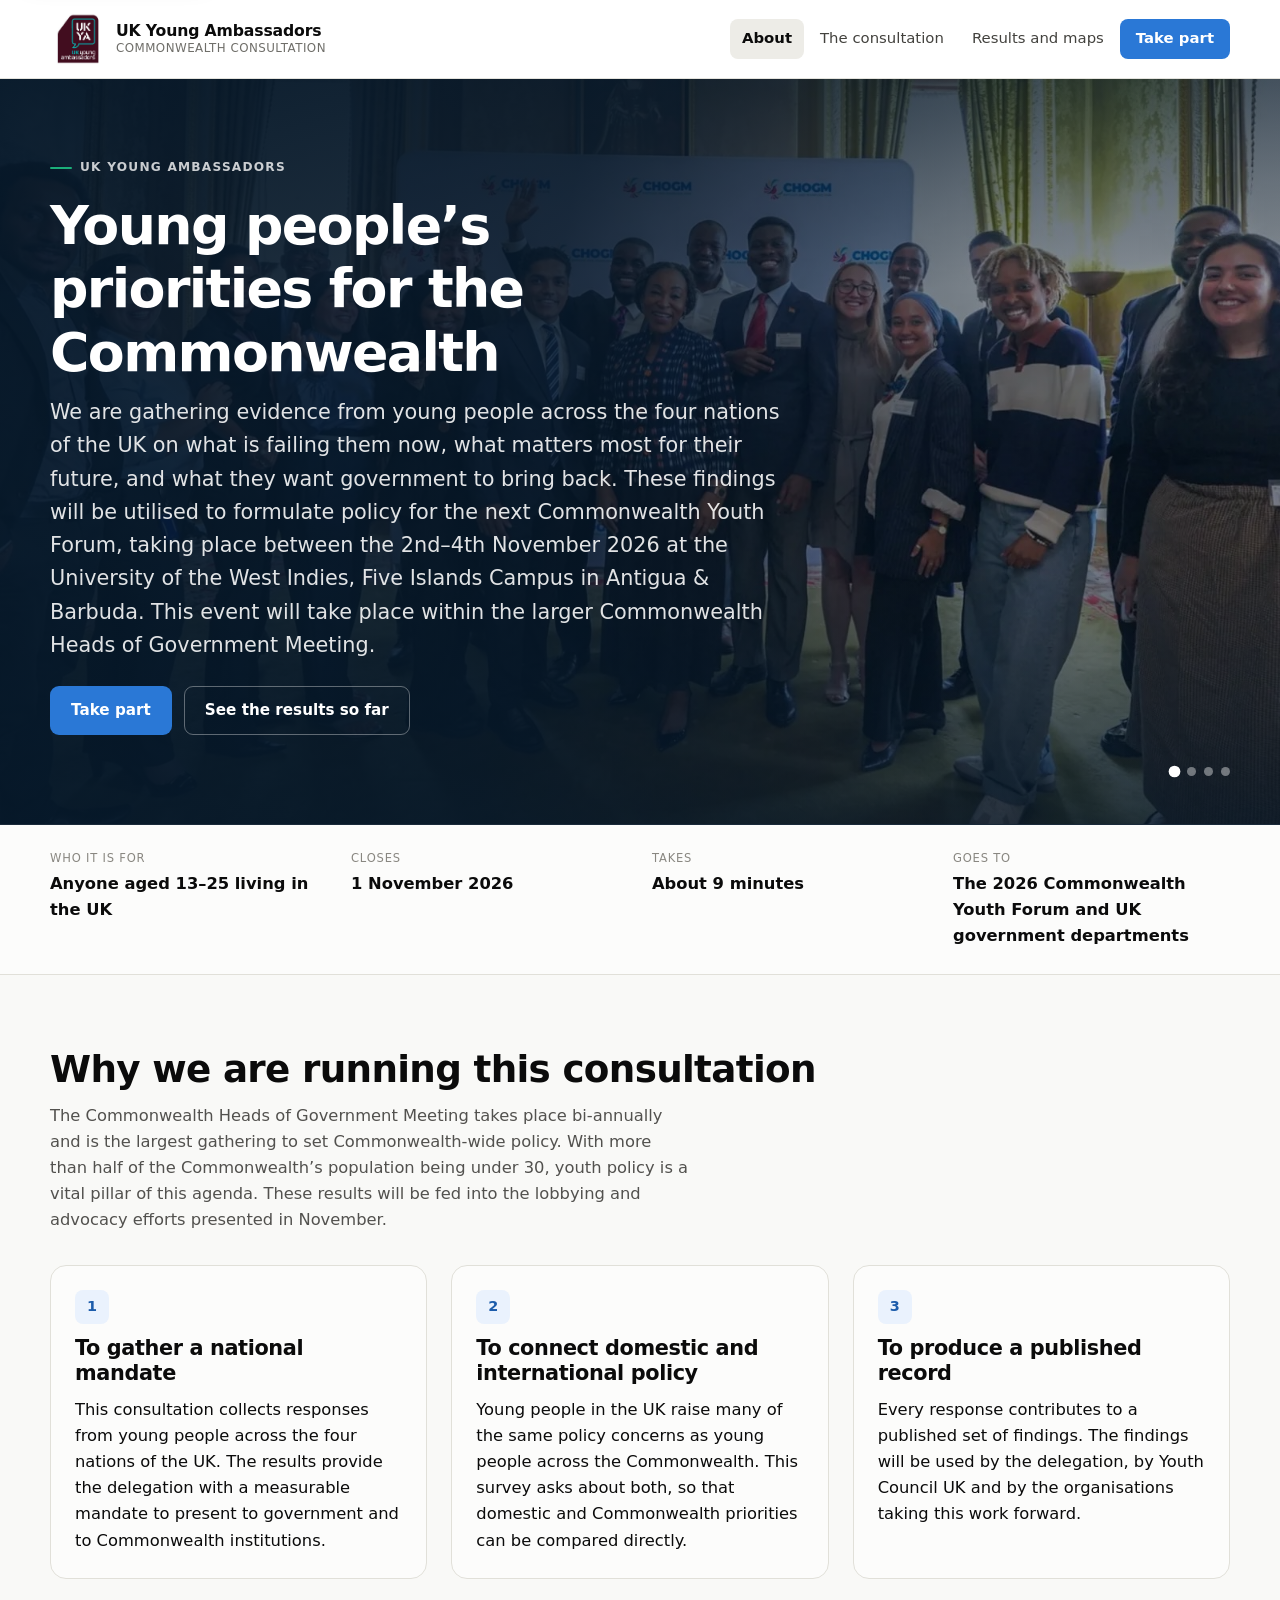
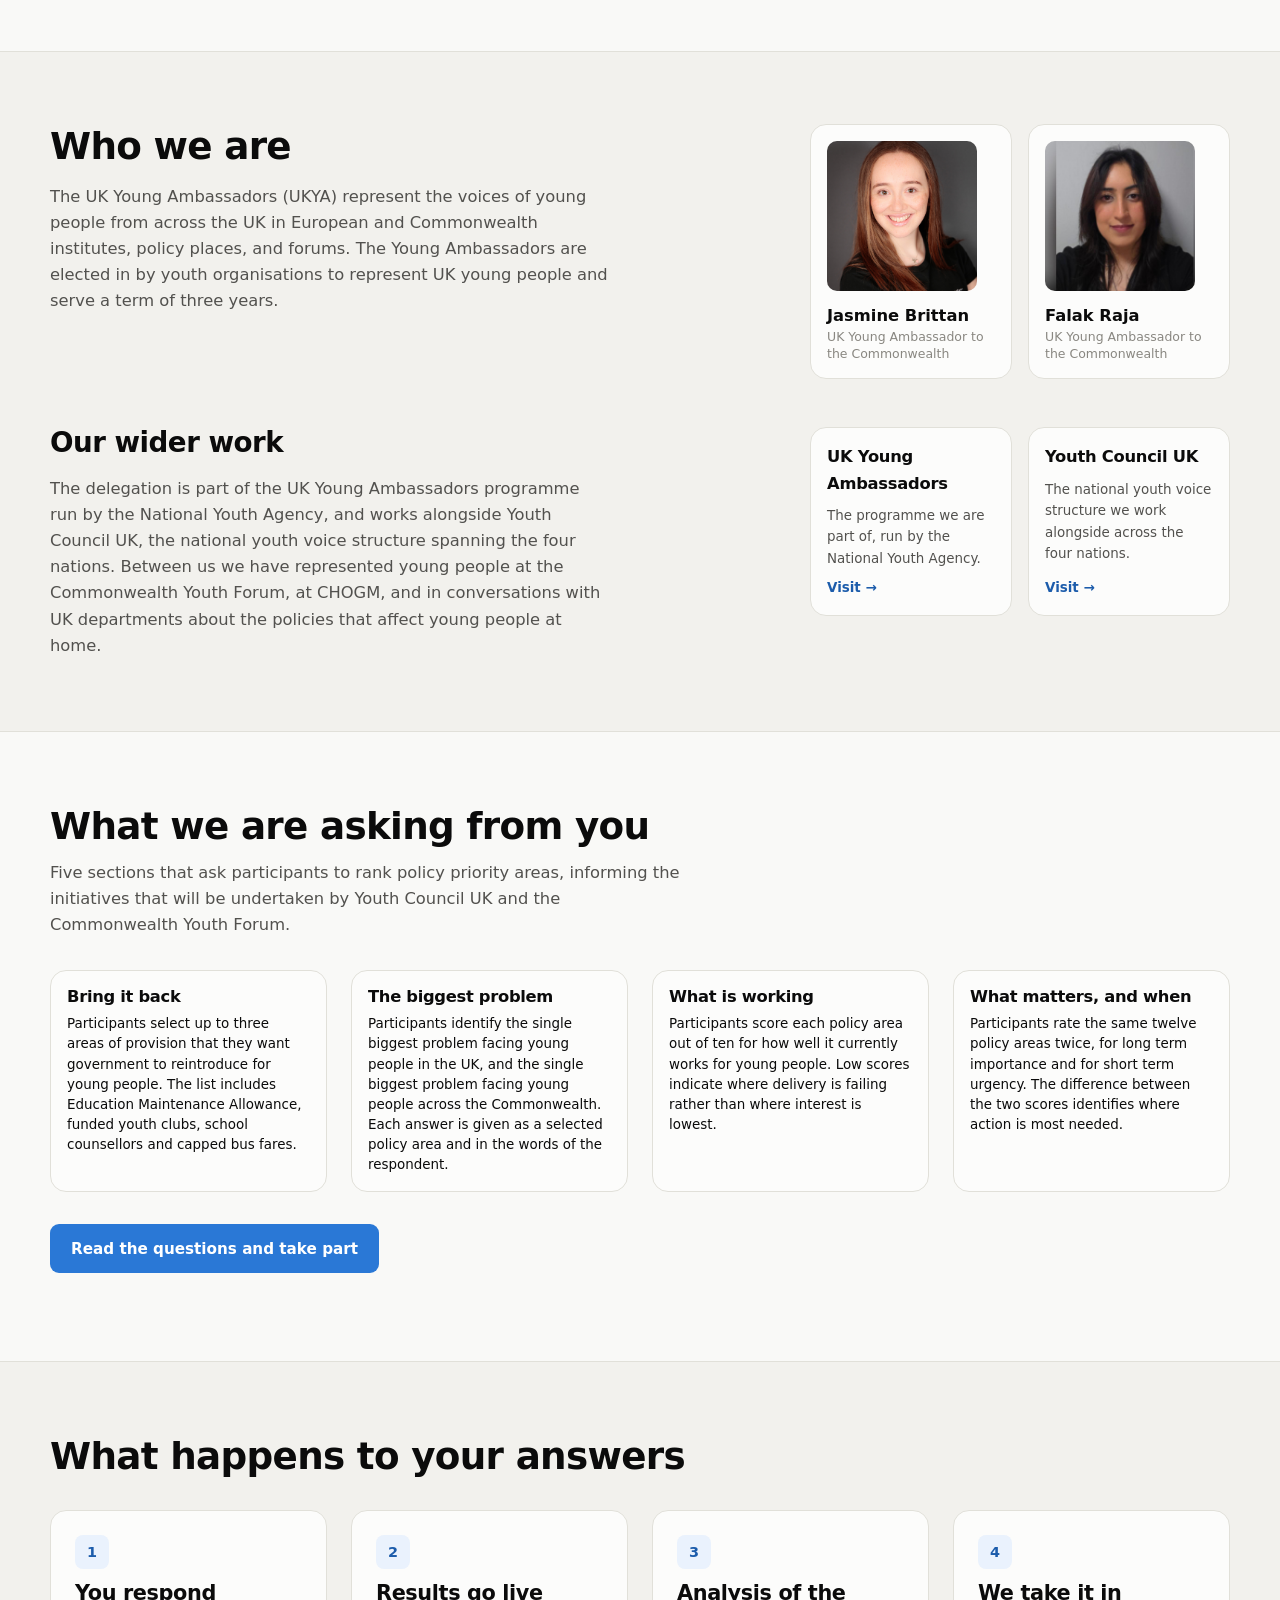
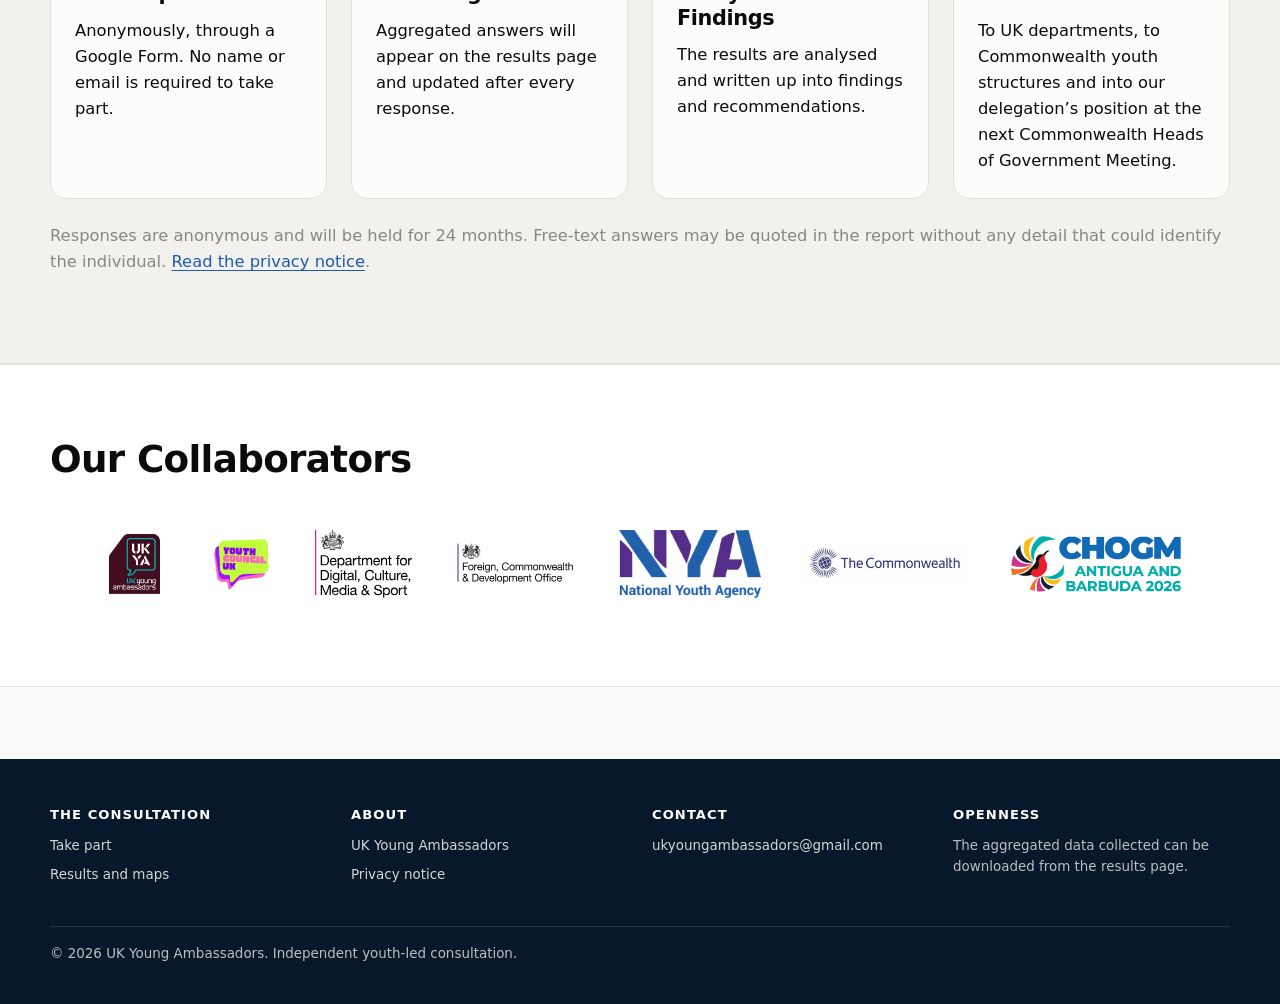
<file: index.html>
<!doctype html>
<html lang="en-GB">
<head>
<meta charset="utf-8">
<meta name="viewport" content="width=device-width, initial-scale=1, viewport-fit=cover">
<title>UK Youth Consultation for CHOGM | UK Young Ambassadors</title>
<meta name="description" content="A national consultation by the UK Young Ambassadors gathering young people's priorities for the Commonwealth Heads of Government Meeting and for UK domestic youth policy.">
<meta name="color-scheme" content="light dark">
<meta property="og:title" content="UK Youth Consultation for CHOGM">
<meta property="og:description" content="Tell us what should change for young people — in the UK and across the Commonwealth.">
<meta property="og:type" content="website">
<link rel="icon" href="favicon.ico" sizes="any">
<link rel="icon" type="image/png" sizes="250x250" href="assets/img/logos/ukya-logo.png">
<link rel="apple-touch-icon" sizes="180x180" href="assets/img/logos/ukya-logo.png">
<link rel="stylesheet" href="assets/css/site.css?v=c8702964">
<link rel="stylesheet" href="assets/css/print.css?v=5e188de7">
</head>
<body data-page="home">
<a class="skip-link" href="#main">Skip to main content</a>

<header class="banner">
  <div class="wrap banner__bar">
    <a class="brandmark" href="index.html">
      <span class="brandmark__crest" data-brand-crest aria-hidden="true">UKYA</span>
      <span class="brandmark__text">
        <span class="brandmark__name">UK Young Ambassadors</span>
        <span class="brandmark__sub">Commonwealth Consultation</span>
      </span>
    </a>
    <button class="nav-toggle" data-nav-toggle aria-expanded="false" aria-controls="site-nav" aria-label="Show navigation">
      <svg width="20" height="20" viewBox="0 0 24 24" fill="none" stroke="currentColor" stroke-width="2" aria-hidden="true"><path d="M3 6h18M3 12h18M3 18h18"/></svg>
    </button>
    <nav class="nav" id="site-nav" data-nav aria-label="Main">
      <ul class="nav__list">
        <li><a class="nav__link" data-page="home" href="index.html">About</a></li>
        <li><a class="nav__link" data-page="consultation" href="consultation.html">The consultation</a></li>
        <li><a class="nav__link" data-page="results" href="results.html">Results and maps</a></li>
        <li><a class="nav__link nav__cta" href="consultation.html">Take part</a></li>
      </ul>
    </nav>
  </div>
</header>

<main id="main">

  <section class="hero hero--media">
    <!-- Decorative background carousel. The photographs are described by the
         caption beneath, so the layer itself is hidden from assistive tech. -->
    <div class="hero__media" data-hero-carousel aria-hidden="true"></div>
    <div class="hero__scrim" aria-hidden="true"></div>

    <div class="wrap hero__inner">
      <div class="hero__panel">
        <span class="eyebrow">UK Young Ambassadors</span>
        <h1>Young people’s priorities for the Commonwealth</h1>
        <p class="hero__lede">
          We are gathering evidence from young people across the four nations of the UK on what is failing
          them now, what matters most for their future, and what they want government to bring back.
          These findings will be utilised to formulate policy for the next Commonwealth Youth Forum, taking
          place between the 2nd–4th November 2026 at the University of the West Indies, Five Islands Campus
          in Antigua &amp; Barbuda. This event will take place within the larger Commonwealth Heads of
          Government Meeting.
        </p>
        <div class="hero__actions">
          <a class="btn btn--primary" href="consultation.html">Take part</a>
          <a class="btn btn--ghost" href="results.html">See the results so far</a>
        </div>
      </div>
    </div>

    <div class="wrap hero__media-foot">
      <div class="hero__dots" data-hero-dots></div>
    </div>
  </section>

  <section class="factbar">
    <div class="wrap">
      <dl class="factbar__list">
        <div class="factbar__item"><dt>Who it is for</dt><dd>Anyone aged 13–25 living in the UK</dd></div>
        <div class="factbar__item"><dt>Closes</dt><dd><span data-config="consultation.closesOn" data-format="date">—</span></dd></div>
        <div class="factbar__item"><dt>Takes</dt><dd>About <span data-config="form.estimatedMinutes">9</span> minutes</dd></div>
        <div class="factbar__item"><dt>Goes to</dt><dd>The 2026 Commonwealth Youth Forum and UK government departments</dd></div>
      </dl>
    </div>
  </section>

  <section class="section">
    <div class="wrap">
      <div class="section__head">
        <h2>Why we are running this consultation</h2>
        <p>
          The Commonwealth Heads of Government Meeting takes place bi-annually and is the largest gathering
          to set Commonwealth-wide policy. With more than half of the Commonwealth’s population being under
          30, youth policy is a vital pillar of this agenda. These results will be fed into the lobbying and
          advocacy efforts presented in November.
        </p>
      </div>
      <div class="grid grid--3">
        <div class="card">
          <span class="card__num" aria-hidden="true">1</span>
          <h3>To gather a national mandate</h3>
          <p>
            This consultation collects responses from young people across the four nations of the UK.
            The results provide the delegation with a measurable mandate to present to government and to
            Commonwealth institutions.
          </p>
        </div>
        <div class="card">
          <span class="card__num" aria-hidden="true">2</span>
          <h3>To connect domestic and international policy</h3>
          <p>
            Young people in the UK raise many of the same policy concerns as young people across the
            Commonwealth. This survey asks about both, so that domestic and Commonwealth priorities can
            be compared directly.
          </p>
        </div>
        <div class="card">
          <span class="card__num" aria-hidden="true">3</span>
          <h3>To produce a published record</h3>
          <p>
            Every response contributes to a published set of findings. The findings will be used by the
            delegation, by Youth Council UK and by the organisations taking this work forward.
          </p>
        </div>
      </div>
    </div>
  </section>

  <section class="section section--tint">
    <div class="wrap">
      <div class="who">
        <div class="who__text">
          <h2>Who we are</h2>
          <p data-config="team.intro">
            The UK Young Ambassadors (UKYA) represent the voices of young people from across the UK in
            European and Commonwealth institutes, policy places, and forums. The Young Ambassadors are
            elected in by youth organisations to represent UK young people and serve a term of three years.
          </p>
        </div>
        <div class="who__people" data-team></div>
      </div>

      <div class="who" style="margin-top:var(--sp-7)">
        <div class="who__text">
          <h3>Our wider work</h3>
          <p>
            The delegation is part of the UK Young Ambassadors programme run by the National Youth Agency,
            and works alongside Youth Council UK, the national youth voice structure spanning the four
            nations. Between us we have represented young people at the Commonwealth Youth Forum, at CHOGM,
            and in conversations with UK departments about the policies that affect young people at home.
          </p>
        </div>
        <div class="who__side" data-team-links></div>
      </div>
    </div>
  </section>

  <section class="section">
    <div class="wrap">
      <div class="section__head">
        <h2>What we are asking from you</h2>
        <p>
          Five sections that ask participants to rank policy priority areas, informing the initiatives that
          will be undertaken by Youth Council UK and the Commonwealth Youth Forum.
        </p>
      </div>
      <div class="grid grid--4 grid--ask">
        <div class="card card--compact">
          <h3>Bring it back</h3>
          <p>Participants select up to three areas of provision that they want government to reintroduce for young people. The list includes Education Maintenance Allowance, funded youth clubs, school counsellors and capped bus fares.</p>
        </div>
        <div class="card card--compact">
          <h3>The biggest problem</h3>
          <p>Participants identify the single biggest problem facing young people in the UK, and the single biggest problem facing young people across the Commonwealth. Each answer is given as a selected policy area and in the words of the respondent.</p>
        </div>
        <div class="card card--compact">
          <h3>What is working</h3>
          <p>Participants score each policy area out of ten for how well it currently works for young people. Low scores indicate where delivery is failing rather than where interest is lowest.</p>
        </div>
        <div class="card card--compact">
          <h3>What matters, and when</h3>
          <p>Participants rate the same twelve policy areas twice, for long term importance and for short term urgency. The difference between the two scores identifies where action is most needed.</p>
        </div>
      </div>
      <p style="margin-top:2rem">
        <a class="btn btn--primary" href="consultation.html">Read the questions and take part</a>
      </p>
    </div>
  </section>

  <section class="section section--tint">
    <div class="wrap">
      <div class="section__head">
        <h2>What happens to your answers</h2>
      </div>
      <div class="grid grid--4">
        <div class="card"><span class="card__num" aria-hidden="true">1</span><h3>You respond</h3><p>Anonymously, through a Google Form. No name or email is required to take part.</p></div>
        <div class="card"><span class="card__num" aria-hidden="true">2</span><h3>Results go live</h3><p>Aggregated answers will appear on the results page and updated after every response.</p></div>
        <div class="card"><span class="card__num" aria-hidden="true">3</span><h3>Analysis of the Findings</h3><p>The results are analysed and written up into findings and recommendations.</p></div>
        <div class="card"><span class="card__num" aria-hidden="true">4</span><h3>We take it in</h3><p>To UK departments, to Commonwealth youth structures and into our delegation’s position at <span data-config="consultation.chogmLabel">CHOGM</span>.</p></div>
      </div>
      <p class="muted" style="margin-top:var(--sp-5);max-width:none">
        Responses are anonymous and will be held for <span data-config="privacy.retentionMonths">24</span> months.
        Free-text answers may be quoted in the report without any detail that could identify the individual.
        <a href="privacy.html">Read the privacy notice</a>.
      </p>
    </div>
  </section>

  <section class="section section--logos">
    <div class="wrap">
      <div class="section__head">
        <h2>Our Collaborators</h2>
      </div>
      <div class="partners" data-partners></div>
    </div>
  </section>

</main>

<footer class="footer">
  <div class="wrap">
    <div class="footer__grid">
      <div>
        <h4>The consultation</h4>
        <ul>
          <li><a href="consultation.html">Take part</a></li>
          <li><a href="results.html">Results and maps</a></li>
        </ul>
      </div>
      <div>
        <h4>About</h4>
        <ul>
          <li><a href="index.html#main">UK Young Ambassadors</a></li>
          <li><a href="privacy.html">Privacy notice</a></li>
        </ul>
      </div>
      <div>
        <h4>Contact</h4>
        <ul>
          <li><a data-config-href="consultation.contactEmail" href="#"><span data-config="consultation.contactEmail">Contact us</span></a></li>
        </ul>
      </div>
      <div>
        <h4>Openness</h4>
        <p style="font-size:var(--step--1)">
          The aggregated data collected can be downloaded from the results page.
        </p>
      </div>
    </div>
    <div class="footer__base">
      <p>© <span data-year>2026</span> UK Young Ambassadors. Independent youth-led consultation.</p>
    </div>
  </div>
</footer>

<script src="assets/js/config.js?v=1d92f329"></script>
<script src="assets/js/taxonomy.js?v=8cafec8f"></script>
<script src="assets/js/ui.js?v=98122276"></script>
</body>
</html>
</file>
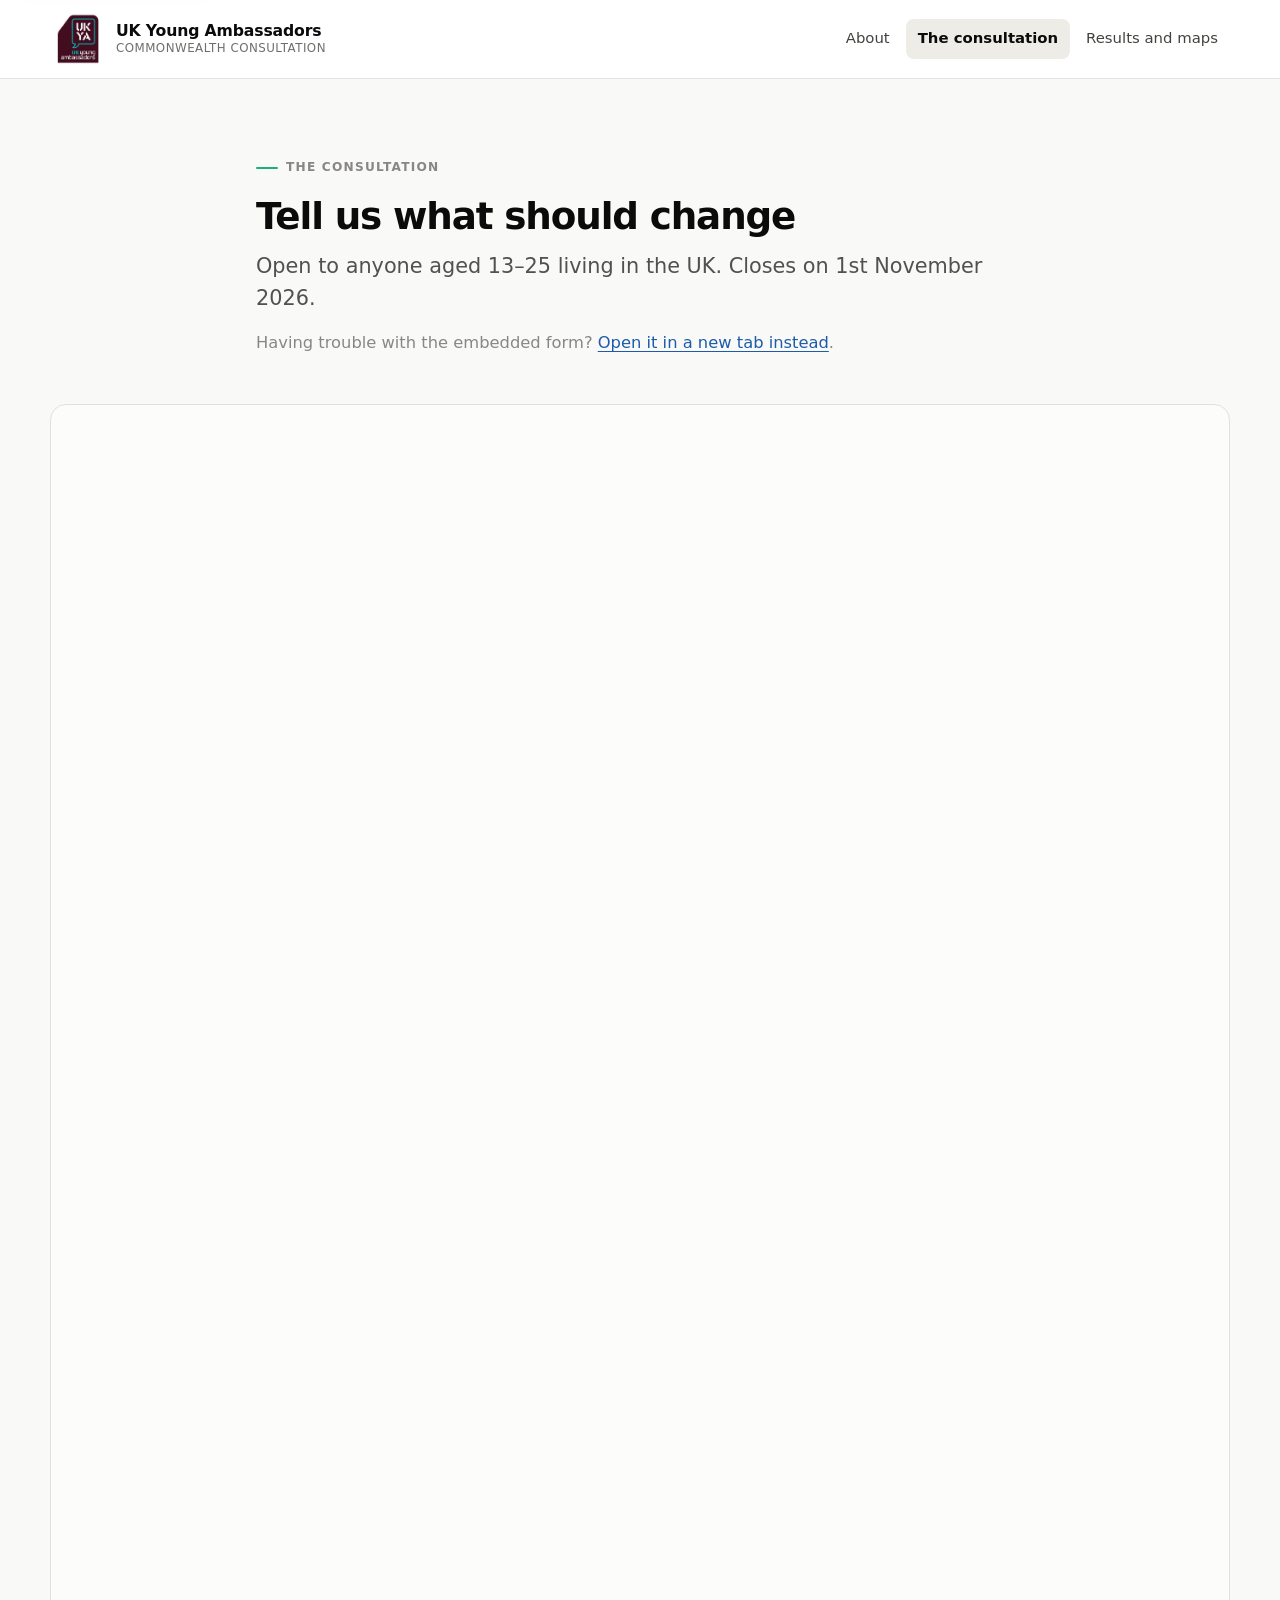
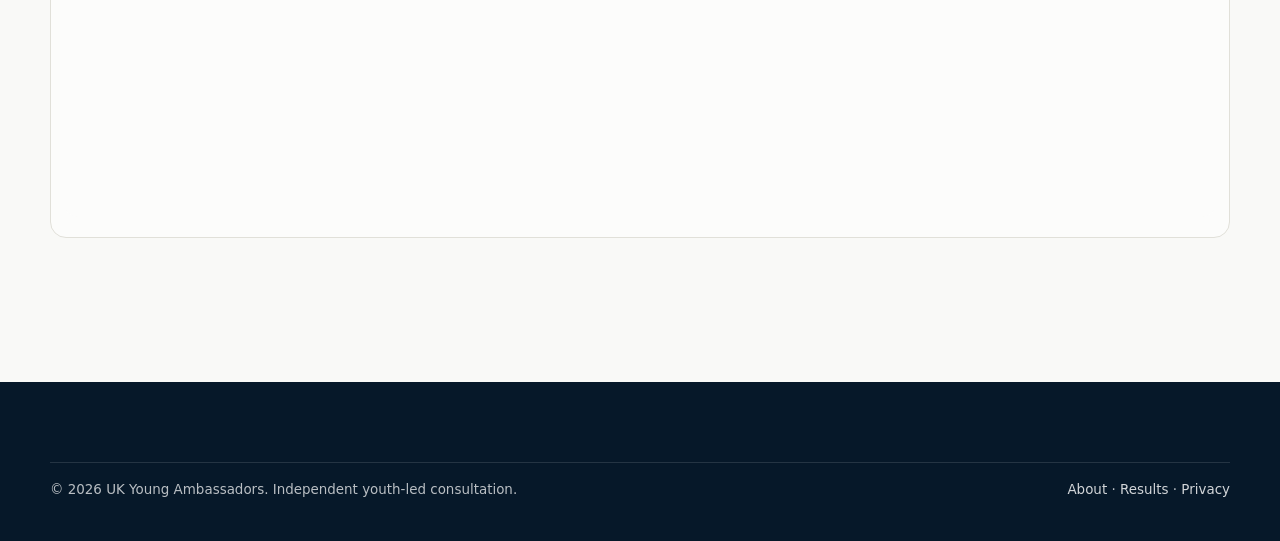
<file: consultation.html>
<!doctype html>
<html lang="en-GB">
<head>
<meta charset="utf-8">
<meta name="viewport" content="width=device-width, initial-scale=1, viewport-fit=cover">
<title>Take part | UK Youth Consultation for CHOGM</title>
<meta name="description" content="Answer the consultation. Five short sections on what should change for young people in the UK and across the Commonwealth.">
<meta name="color-scheme" content="light dark">
<link rel="icon" href="favicon.ico" sizes="any">
<link rel="icon" type="image/png" sizes="250x250" href="assets/img/logos/ukya-logo.png">
<link rel="apple-touch-icon" sizes="180x180" href="assets/img/logos/ukya-logo.png">
<link rel="stylesheet" href="assets/css/site.css?v=c8702964">
<link rel="stylesheet" href="assets/css/print.css?v=5e188de7">
</head>
<body data-page="consultation">
<a class="skip-link" href="#main">Skip to main content</a>

<header class="banner">
  <div class="wrap banner__bar">
    <a class="brandmark" href="index.html">
      <span class="brandmark__crest" data-brand-crest aria-hidden="true">UKYA</span>
      <span class="brandmark__text">
        <span class="brandmark__name">UK Young Ambassadors</span>
        <span class="brandmark__sub">Commonwealth Consultation</span>
      </span>
    </a>
    <button class="nav-toggle" data-nav-toggle aria-expanded="false" aria-controls="site-nav" aria-label="Show navigation">
      <svg width="20" height="20" viewBox="0 0 24 24" fill="none" stroke="currentColor" stroke-width="2" aria-hidden="true"><path d="M3 6h18M3 12h18M3 18h18"/></svg>
    </button>
    <nav class="nav" id="site-nav" data-nav aria-label="Main">
      <ul class="nav__list">
        <li><a class="nav__link" data-page="home" href="index.html">About</a></li>
        <li><a class="nav__link" data-page="consultation" href="consultation.html">The consultation</a></li>
        <li><a class="nav__link" data-page="results" href="results.html">Results and maps</a></li>
      </ul>
    </nav>
  </div>
</header>

<main id="main">
  <section class="section" style="padding-bottom:0">
    <div class="wrap narrow">
      <span class="eyebrow">The consultation</span>
      <h1 style="font-size:var(--step-3)">Tell us what should change</h1>
      <p class="lede">
        Open to anyone aged 13–25 living in the UK.
        Closes on <span data-config="consultation.closesOn" data-format="date-ordinal">—</span>.
      </p>
      <p class="muted" id="form-fallback" hidden>
        Having trouble with the embedded form?
        <a id="form-direct-link" href="#" rel="noopener">Open it in a new tab instead</a>.
      </p>
    </div>
  </section>

  <section class="section" style="padding-top:var(--sp-6)">
    <div class="wrap">
      <!-- The Google Form is embedded here. Until config.form.embedUrl is set,
           setup instructions render in its place. -->
      <div id="form-host" class="form-shell">
        <div class="empty-state">Loading the form…</div>
      </div>
    </div>
  </section>

</main>

<footer class="footer">
  <div class="wrap">
    <div class="footer__base">
      <p>© <span data-year>2026</span> UK Young Ambassadors. Independent youth-led consultation.</p>
      <p><a href="index.html">About</a> · <a href="results.html">Results</a> · <a href="privacy.html">Privacy</a></p>
    </div>
  </div>
</footer>

<script src="assets/js/config.js?v=1d92f329"></script>
<script src="assets/js/taxonomy.js?v=8cafec8f"></script>
<script src="assets/js/ui.js?v=98122276"></script>
<script src="assets/js/consultation.js?v=215674e1"></script>
</body>
</html>
</file>
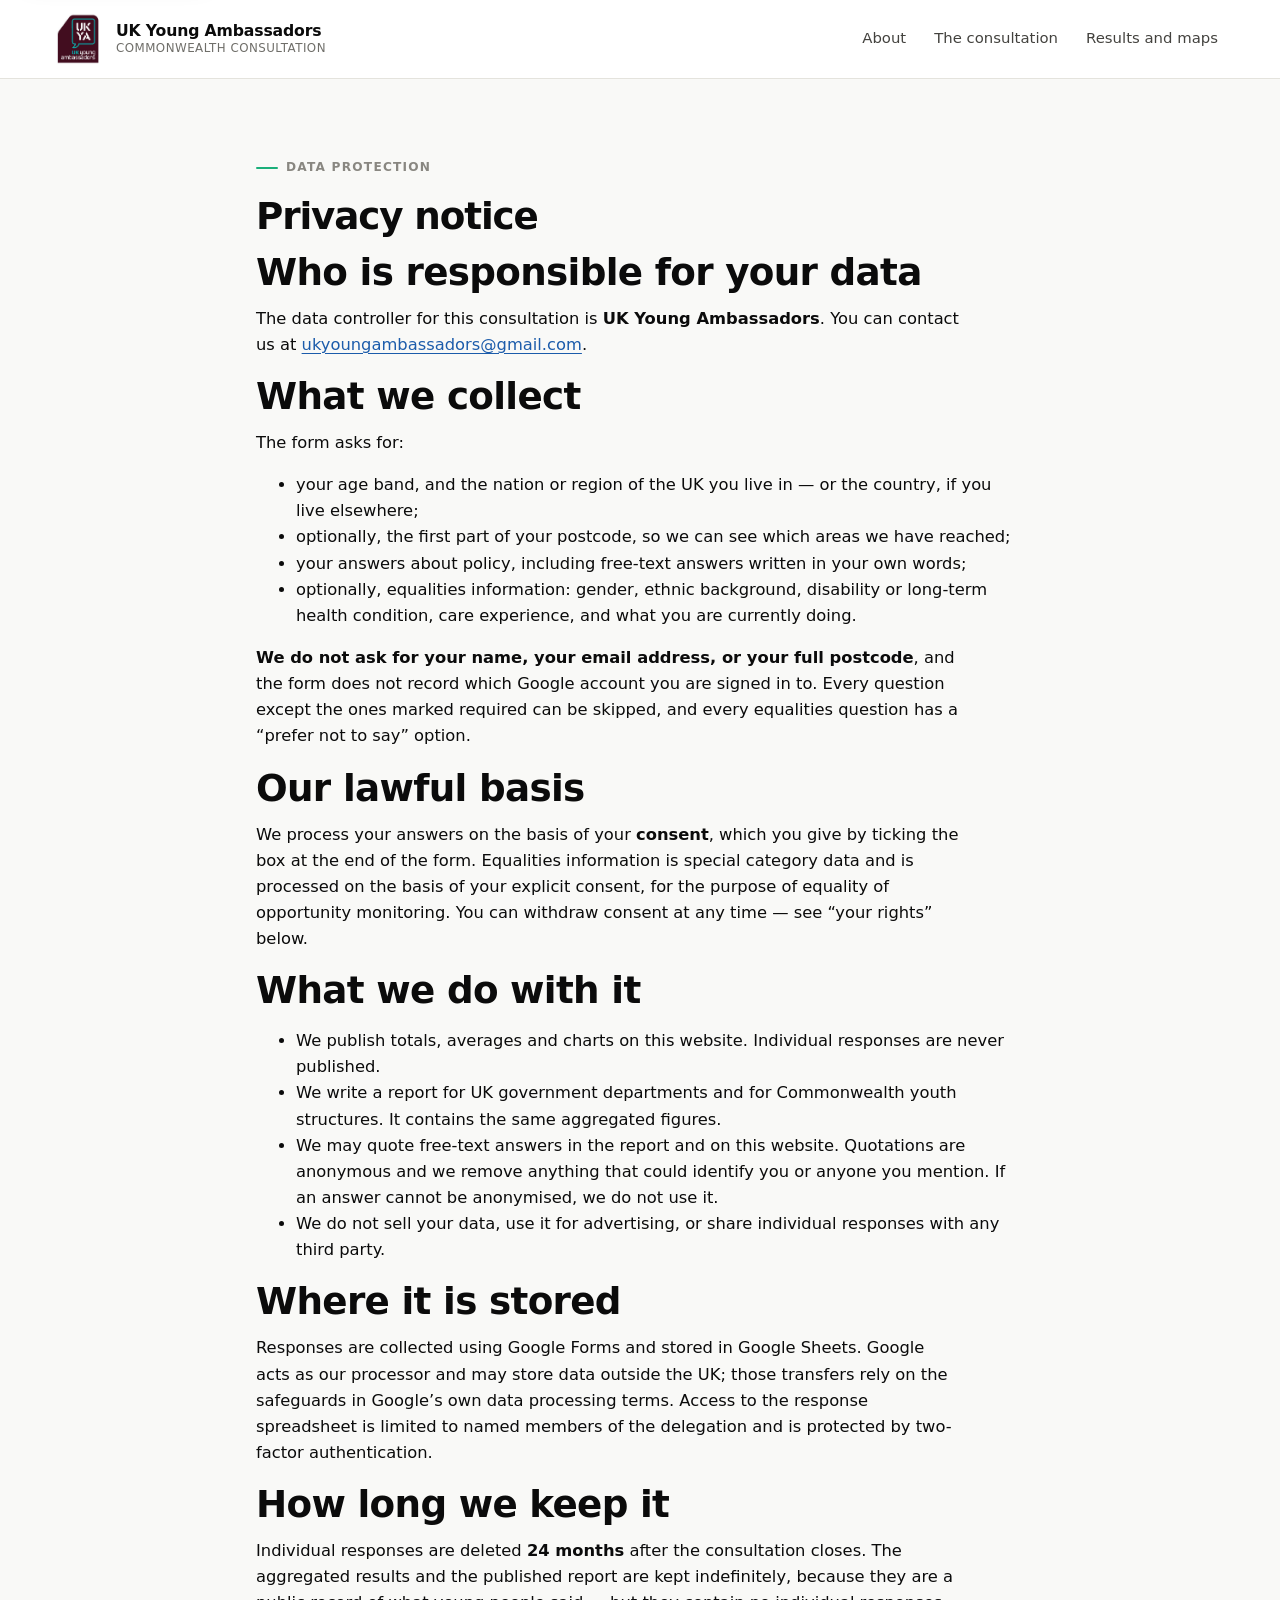
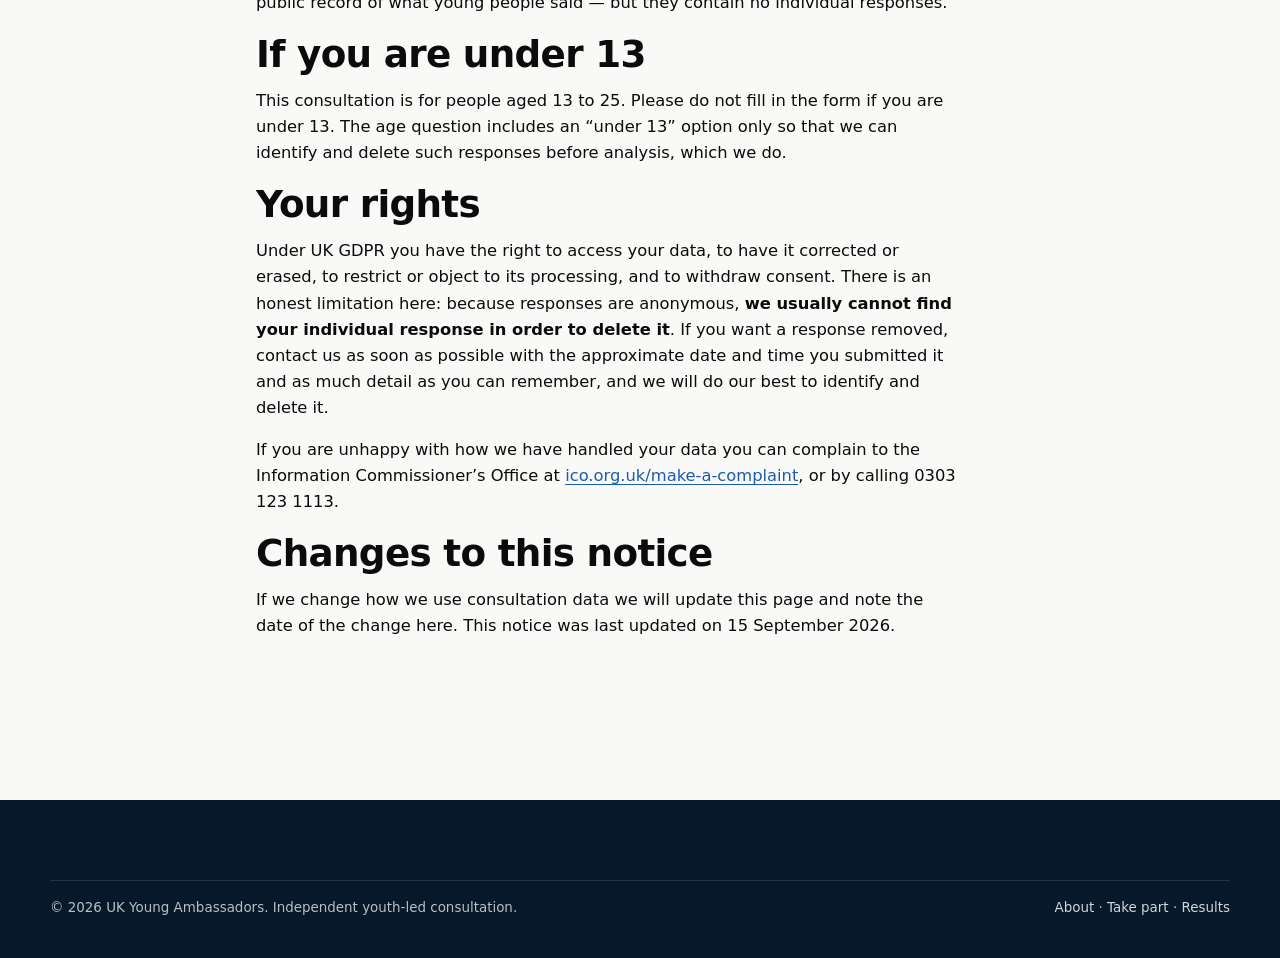
<file: privacy.html>
<!doctype html>
<html lang="en-GB">
<head>
<meta charset="utf-8">
<meta name="viewport" content="width=device-width, initial-scale=1, viewport-fit=cover">
<title>Privacy notice | UK Youth Consultation for CHOGM</title>
<meta name="description" content="How the UK Young Ambassadors collect, use and protect your answers to this consultation.">
<meta name="color-scheme" content="light dark">
<link rel="icon" href="favicon.ico" sizes="any">
<link rel="icon" type="image/png" sizes="250x250" href="assets/img/logos/ukya-logo.png">
<link rel="apple-touch-icon" sizes="180x180" href="assets/img/logos/ukya-logo.png">
<link rel="stylesheet" href="assets/css/site.css?v=c8702964">
<link rel="stylesheet" href="assets/css/print.css?v=5e188de7">
</head>
<body data-page="privacy">
<a class="skip-link" href="#main">Skip to main content</a>

<header class="banner">
  <div class="wrap banner__bar">
    <a class="brandmark" href="index.html">
      <span class="brandmark__crest" data-brand-crest aria-hidden="true">UKYA</span>
      <span class="brandmark__text">
        <span class="brandmark__name">UK Young Ambassadors</span>
        <span class="brandmark__sub">Commonwealth Consultation</span>
      </span>
    </a>
    <button class="nav-toggle" data-nav-toggle aria-expanded="false" aria-controls="site-nav" aria-label="Show navigation">
      <svg width="20" height="20" viewBox="0 0 24 24" fill="none" stroke="currentColor" stroke-width="2" aria-hidden="true"><path d="M3 6h18M3 12h18M3 18h18"/></svg>
    </button>
    <nav class="nav" id="site-nav" data-nav aria-label="Main">
      <ul class="nav__list">
        <li><a class="nav__link" data-page="home" href="index.html">About</a></li>
        <li><a class="nav__link" data-page="consultation" href="consultation.html">The consultation</a></li>
        <li><a class="nav__link" data-page="results" href="results.html">Results and maps</a></li>
      </ul>
    </nav>
  </div>
</header>

<main id="main">
  <section class="section">
    <div class="wrap narrow">
      <span class="eyebrow">Data protection</span>
      <h1 style="font-size:var(--step-3)">Privacy notice</h1>
      <h2>Who is responsible for your data</h2>
      <p>
        The data controller for this consultation is <strong data-config="privacy.controller">UK Young Ambassadors</strong>.
        You can contact us at <a data-config-href="privacy.dpoEmail" href="#"><span data-config="privacy.dpoEmail">—</span></a>.
      </p>

      <h2>What we collect</h2>
      <p>The form asks for:</p>
      <ul>
        <li>your age band, and the nation or region of the UK you live in — or the country, if you live elsewhere;</li>
        <li>optionally, the first part of your postcode, so we can see which areas we have reached;</li>
        <li>your answers about policy, including free-text answers written in your own words;</li>
        <li>optionally, equalities information: gender, ethnic background, disability or long-term health
          condition, care experience, and what you are currently doing.</li>
      </ul>
      <p>
        <strong>We do not ask for your name, your email address, or your full postcode</strong>, and the form does
        not record which Google account you are signed in to. Every question except the ones marked required can
        be skipped, and every equalities question has a “prefer not to say” option.
      </p>

      <h2>Our lawful basis</h2>
      <p>
        We process your answers on the basis of your <strong>consent</strong>, which you give by ticking the box at
        the end of the form. Equalities information is special category data and is processed on the basis of your
        explicit consent, for the purpose of equality of opportunity monitoring. You can withdraw consent at any
        time — see “your rights” below.
      </p>

      <h2>What we do with it</h2>
      <ul>
        <li>We publish totals, averages and charts on this website. Individual responses are never published.</li>
        <li>We write a report for UK government departments and for Commonwealth youth structures. It contains the
          same aggregated figures.</li>
        <li>We may quote free-text answers in the report and on this website. Quotations are anonymous and we remove
          anything that could identify you or anyone you mention. If an answer cannot be anonymised, we do not use it.</li>
        <li>We do not sell your data, use it for advertising, or share individual responses with any third party.</li>
      </ul>

      <h2>Where it is stored</h2>
      <p>
        Responses are collected using Google Forms and stored in Google Sheets. Google acts as our processor and may
        store data outside the UK; those transfers rely on the safeguards in Google’s own data processing terms.
        Access to the response spreadsheet is limited to named members of the delegation and is protected by
        two-factor authentication.
      </p>

      <h2>How long we keep it</h2>
      <p>
        Individual responses are deleted <strong><span data-config="privacy.retentionMonths">24</span> months</strong>
        after the consultation closes. The aggregated results and the published report are kept indefinitely, because
        they are a public record of what young people said — but they contain no individual responses.
      </p>

      <h2>If you are under 13</h2>
      <p>
        This consultation is for people aged 13 to 25. Please do not fill in the form if you are under 13. The age
        question includes an “under 13” option only so that we can identify and delete such responses before
        analysis, which we do.
      </p>

      <h2>Your rights</h2>
      <p>
        Under UK GDPR you have the right to access your data, to have it corrected or erased, to restrict or object
        to its processing, and to withdraw consent. There is an honest limitation here: because responses are
        anonymous, <strong>we usually cannot find your individual response in order to delete it</strong>. If you
        want a response removed, contact us as soon as possible with the approximate date and time you submitted it
        and as much detail as you can remember, and we will do our best to identify and delete it.
      </p>
      <p>
        If you are unhappy with how we have handled your data you can complain to the Information Commissioner’s
        Office at <a href="https://ico.org.uk/make-a-complaint/" rel="noopener">ico.org.uk/make-a-complaint</a>,
        or by calling 0303 123 1113.
      </p>

      <h2>Changes to this notice</h2>
      <p>
        If we change how we use consultation data we will update this page and note the date of the change here.
        This notice was last updated on <span data-config="consultation.opensOn" data-format="date">—</span>.
      </p>
    </div>
  </section>
</main>

<footer class="footer">
  <div class="wrap">
    <div class="footer__base">
      <p>© <span data-year>2026</span> UK Young Ambassadors. Independent youth-led consultation.</p>
      <p><a href="index.html">About</a> · <a href="consultation.html">Take part</a> · <a href="results.html">Results</a></p>
    </div>
  </div>
</footer>

<script src="assets/js/config.js?v=1d92f329"></script>
<script src="assets/js/taxonomy.js?v=8cafec8f"></script>
<script src="assets/js/ui.js?v=98122276"></script>
</body>
</html>
</file>
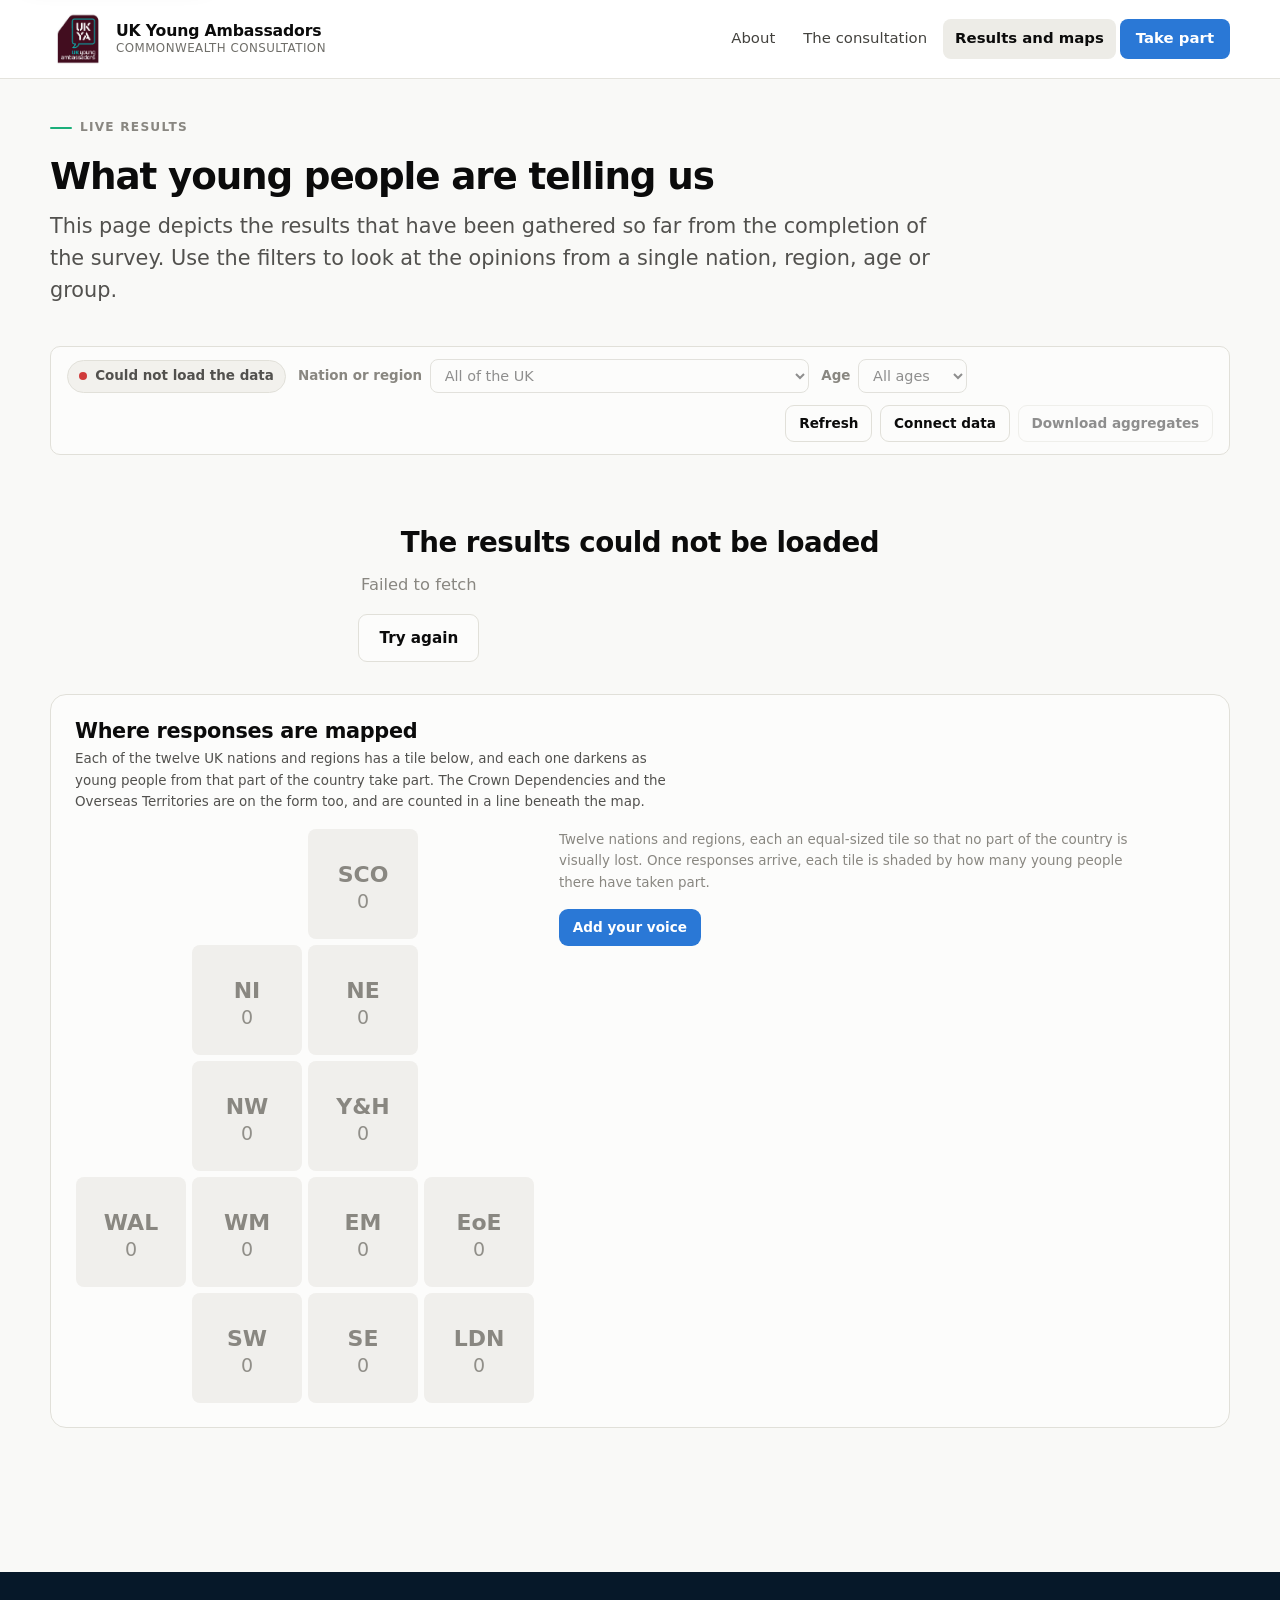
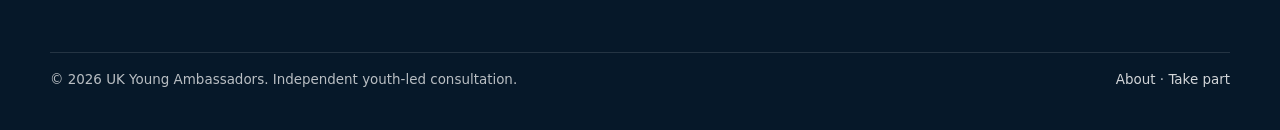
<file: results.html>
<!doctype html>
<html lang="en-GB">
<head>
<meta charset="utf-8">
<meta name="viewport" content="width=device-width, initial-scale=1, viewport-fit=cover">
<title>Results and maps | UK Youth Consultation for CHOGM</title>
<meta name="description" content="Live results from the UK Young Ambassadors' youth consultation: responses by nation and region, policy ratings, and the priority gap.">
<meta name="color-scheme" content="light dark">
<link rel="icon" href="favicon.ico" sizes="any">
<link rel="icon" type="image/png" sizes="250x250" href="assets/img/logos/ukya-logo.png">
<link rel="apple-touch-icon" sizes="180x180" href="assets/img/logos/ukya-logo.png">
<link rel="stylesheet" href="assets/css/site.css?v=c8702964">
<link rel="stylesheet" href="assets/css/print.css?v=5e188de7">
</head>
<body data-page="results">
<a class="skip-link" href="#main">Skip to main content</a>

<header class="banner">
  <div class="wrap banner__bar">
    <a class="brandmark" href="index.html">
      <span class="brandmark__crest" data-brand-crest aria-hidden="true">UKYA</span>
      <span class="brandmark__text">
        <span class="brandmark__name">UK Young Ambassadors</span>
        <span class="brandmark__sub">Commonwealth Consultation</span>
      </span>
    </a>
    <button class="nav-toggle" data-nav-toggle aria-expanded="false" aria-controls="site-nav" aria-label="Show navigation">
      <svg width="20" height="20" viewBox="0 0 24 24" fill="none" stroke="currentColor" stroke-width="2" aria-hidden="true"><path d="M3 6h18M3 12h18M3 18h18"/></svg>
    </button>
    <nav class="nav" id="site-nav" data-nav aria-label="Main">
      <ul class="nav__list">
        <li><a class="nav__link" data-page="home" href="index.html">About</a></li>
        <li><a class="nav__link" data-page="consultation" href="consultation.html">The consultation</a></li>
        <li><a class="nav__link" data-page="results" href="results.html">Results and maps</a></li>
        <li><a class="nav__link nav__cta" href="consultation.html">Take part</a></li>
      </ul>
    </nav>
  </div>
</header>

<main id="main">
  <section class="section" style="padding-block:var(--sp-6) var(--sp-5)">
    <div class="wrap">
      <span class="eyebrow">Live results</span>
      <h1 style="font-size:var(--step-3)">What young people are telling us</h1>
      <p class="lede">
        This page depicts the results that have been gathered so far from the completion of the survey.
        Use the filters to look at the opinions from a single nation, region, age or group.
      </p>
    </div>
  </section>

  <section class="section" style="padding-block:0 var(--sp-8)">
    <div class="wrap">

      <!-- Filters and data source, one row above the charts -->
      <div class="toolbar no-print" role="region" aria-label="Filters and data source">
        <span class="status-pill" id="status-pill">
          <span class="status-pill__dot"></span><span id="status-text">Loading…</span>
        </span>
        <div class="toolbar__group">
          <label class="toolbar__label" for="filter-region">Nation or region</label>
          <select id="filter-region"><option value="">All of the UK</option></select>
        </div>
        <div class="toolbar__group">
          <label class="toolbar__label" for="filter-age">Age</label>
          <select id="filter-age"><option value="">All ages</option></select>
        </div>
        <div class="toolbar__group" style="margin-left:auto">
          <button class="btn btn--quiet btn--sm" type="button" id="btn-refresh">Refresh</button>
          <button class="btn btn--quiet btn--sm" type="button" id="btn-connect" aria-expanded="false" aria-controls="connect-panel">Connect data</button>
          <button class="btn btn--quiet btn--sm" type="button" id="btn-download">Download aggregates</button>
        </div>
      </div>

      <div class="card no-print" id="connect-panel" hidden style="margin-bottom:var(--sp-5)">
        <h3 style="font-size:var(--step-1)">Where the results come from</h3>
        <p class="muted" style="font-size:var(--step--1)">
          Paste the published CSV link from the responses spreadsheet
          (<em>File › Share › Publish to web › Comma-separated values</em>). It is stored in this browser only.
          For a one-off look you can instead upload a CSV downloaded from Sheets — nothing leaves your device.
        </p>
        <div class="toolbar" style="margin-bottom:0">
          <input type="url" id="csv-url" placeholder="https://docs.google.com/spreadsheets/d/e/…/pub?output=csv" style="flex:1 1 320px">
          <button class="btn btn--primary btn--sm" type="button" id="btn-save-url">Use this link</button>
          <button class="btn btn--quiet btn--sm" type="button" id="btn-clear-url">Reset to default</button>
          <label class="btn btn--quiet btn--sm" for="csv-file" style="cursor:pointer">Upload a CSV
            <input type="file" id="csv-file" accept=".csv,text/csv" class="visually-hidden">
          </label>
        </div>
        <p id="connect-message" class="muted" style="font-size:var(--step--1);margin:var(--sp-3) 0 0"></p>
      </div>

      <div id="dashboard" hidden>

        <!-- Headline figures -->
        <div class="stats" style="margin-bottom:var(--sp-5)">
          <div class="stat">
            <div class="stat__label">Responses</div>
            <div class="stat__value stat__value--hero tnum" id="stat-total">—</div>
            <div class="stat__note" id="stat-total-note"></div>
          </div>
          <div class="stat">
            <div class="stat__label">Nations and regions covered</div>
            <div class="stat__value tnum" id="stat-regions">—</div>
            <div class="stat__note">of 12 across the UK</div>
          </div>
          <div class="stat">
            <div class="stat__label">Largest priority gap</div>
            <div class="stat__value" id="stat-gap">—</div>
            <div class="stat__note" id="stat-gap-note"></div>
          </div>
          <div class="stat">
            <div class="stat__label">Most asked to bring back</div>
            <div class="stat__value" style="font-size:var(--step-1);line-height:1.25" id="stat-reintroduce">—</div>
            <div class="stat__note" id="stat-reintroduce-note"></div>
          </div>
        </div>

        <!-- Map -->
        <figure class="figure figure--wide" id="fig-map" style="margin-bottom:var(--sp-5)">
          <div class="figure__head">
            <h2 class="figure__title">Where responses have come from</h2>
            <p class="figure__sub">
              Zoom and drag to explore, and select a dot to see the town it covers.
            </p>
          </div>
          <div class="figure__body">
            <div class="livemap" id="map-host"></div>
            <div class="livemap__aside">
              <div id="map-legend"></div>
              <div id="map-ranking"></div>
            </div>
          </div>
          <figcaption class="figure__foot">
            <span id="map-foot"></span>
          </figcaption>
        </figure>

        <!-- Bring it back -->
        <figure class="figure figure--wide" id="fig-reintroduce" style="margin-bottom:var(--sp-5)">
          <div class="figure__head">
            <h2 class="figure__title">What young people want government to bring back</h2>
            <p class="figure__sub">Share of respondents choosing each option among their top three.</p>
          </div>
          <div class="figure__body" id="chart-reintroduce"></div>
          <figcaption class="figure__foot"><span id="reintroduce-foot"></span></figcaption>
        </figure>

        <!-- Biggest problems, UK and Commonwealth -->
        <div class="grid grid--2" style="margin-bottom:var(--sp-5)">
          <figure class="figure" id="fig-uk-problem">
            <div class="figure__head">
              <h2 class="figure__title">The biggest problem facing young people in the UK</h2>
              </div>
            <div class="figure__body" id="chart-uk-problem"></div>
            <figcaption class="figure__foot"><span id="uk-problem-foot"></span></figcaption>
          </figure>
          <figure class="figure" id="fig-cw-problem">
            <div class="figure__head">
              <h2 class="figure__title">The biggest problem facing young people across the Commonwealth</h2>
              </div>
            <div class="figure__body" id="chart-cw-problem"></div>
            <figcaption class="figure__foot"><span id="cw-problem-foot"></span></figcaption>
          </figure>
        </div>

        <!-- Performance -->
        <figure class="figure figure--wide" id="fig-performance" style="margin-bottom:var(--sp-5)">
          <div class="figure__head">
            <h2 class="figure__title">How well each policy area is working for young people today</h2>
            <p class="figure__sub">
              Mean score out of ten, where 0 is “not working at all” and 10 is “working very well”.
              The line marks the mid-point of the scale, with everything to its left assumed as subpar outcomes.
            </p>
          </div>
          <div class="figure__body" id="chart-performance"></div>
          <figcaption class="figure__foot"><span id="performance-foot"></span></figcaption>
        </figure>

        <!-- Short vs long term -->
        <figure class="figure figure--wide" id="fig-horizon" style="margin-bottom:var(--sp-5)">
          <div class="figure__head">
            <h2 class="figure__title">What matters now, and what matters for the long run</h2>
            <p class="figure__sub">
              Each policy area rated twice out of ten: urgency over the next twelve months, and importance
              to a young person’s long-term future. The length of the line is the distance between the two.
            </p>
          </div>
          <div class="figure__body">
            <div class="legend" id="horizon-legend"></div>
            <div id="chart-horizon"></div>
          </div>
          <figcaption class="figure__foot"><span id="horizon-foot"></span></figcaption>
        </figure>

        <!-- Quadrant + gap -->
        <div class="grid grid--2" style="margin-bottom:var(--sp-5)">
          <figure class="figure" id="fig-quadrant">
            <div class="figure__head">
              <h2 class="figure__title">Urgent now against important later</h2>
              <p class="figure__sub">
                Areas in the top right are both urgent and strategically important — the strongest case for
                action in this parliament and at CHOGM.
              </p>
            </div>
            <div class="figure__body" id="chart-quadrant"></div>
            <figcaption class="figure__foot"><span id="quadrant-foot"></span></figcaption>
          </figure>
          <figure class="figure" id="fig-gap">
            <div class="figure__head">
              <h2 class="figure__title">The priority gap</h2>
              <p class="figure__sub">
                Long-term importance minus how well the area is working today. A large positive bar is an area
                young people say matters enormously and is being delivered badly.
              </p>
            </div>
            <div class="figure__body" id="chart-gap"></div>
            <figcaption class="figure__foot"><span id="gap-foot"></span></figcaption>
          </figure>
        </div>

        <!-- Who responded -->
        <figure class="figure figure--wide" id="fig-age" style="margin-bottom:var(--sp-5)">
          <div class="figure__head">
            <h2 class="figure__title">Who responded</h2>
          </div>
          <div class="figure__body" id="chart-age"></div>
          <figcaption class="figure__foot"><span id="age-foot"></span></figcaption>
        </figure>

        <!-- Verbatims -->
        <section class="figure figure--wide" style="margin-bottom:var(--sp-5)">
          <div class="figure__head">
            <h2 class="figure__title">In their own words</h2>
            <p class="figure__sub">
              A sample of what young people said they would tell Heads of Government directly.
            </p>
          </div>
          <div class="quotes" id="quotes"></div>
          <div class="figure__foot">
            <span id="quotes-foot"></span>
            <button class="btn btn--quiet btn--sm no-print" type="button" id="btn-more-quotes">Show more</button>
          </div>
        </section>

      </div>

      <div id="loading-state" class="empty-state">
        <h3>Loading results…</h3>
        <p>Reading the response data.</p>
      </div>

      <div id="error-state" hidden>
        <div class="empty-state" style="padding-bottom:var(--sp-4)">
          <h3 id="error-title">The results could not be loaded</h3>
          <p id="error-message" class="muted"></p>
          <p id="error-retry"><button class="btn btn--quiet" type="button" id="btn-retry">Try again</button></p>
        </div>
        <figure class="figure figure--wide">
          <div class="figure__head">
            <h2 class="figure__title">Where responses are mapped</h2>
            <p class="figure__sub">
              Each of the twelve UK nations and regions has a tile below, and each one darkens as young
              people from that part of the country take part. The Crown Dependencies and the Overseas
              Territories are on the form too, and are counted in a line beneath the map.
            </p>
          </div>
          <div class="figure__body cartogram">
            <div id="error-map"></div>
            <div id="error-map-note"></div>
          </div>
        </figure>
      </div>

    </div>
  </section>
</main>

<footer class="footer">
  <div class="wrap">
    <div class="footer__base">
      <p>© <span data-year>2026</span> UK Young Ambassadors. Independent youth-led consultation.</p>
      <p><a href="index.html">About</a> · <a href="consultation.html">Take part</a></p>
    </div>
  </div>
</footer>

<script src="assets/js/config.js?v=1d92f329"></script>
<script src="assets/js/taxonomy.js?v=8cafec8f"></script>
<script src="assets/js/csv.js?v=87dd8b0c"></script>
<script src="assets/js/data.js?v=f86a2a59"></script>
<script src="assets/js/charts.js?v=ed3a5d80"></script>
<script src="assets/js/postcodes.js?v=855eb82a"></script>
<script src="assets/js/livemap.js?v=50679e6a"></script>
<script src="assets/js/map.js?v=1f8c4815"></script>
<script src="assets/js/ui.js?v=98122276"></script>
<script src="assets/js/results.js?v=ceea6c2f"></script>
</body>
</html>
</file>
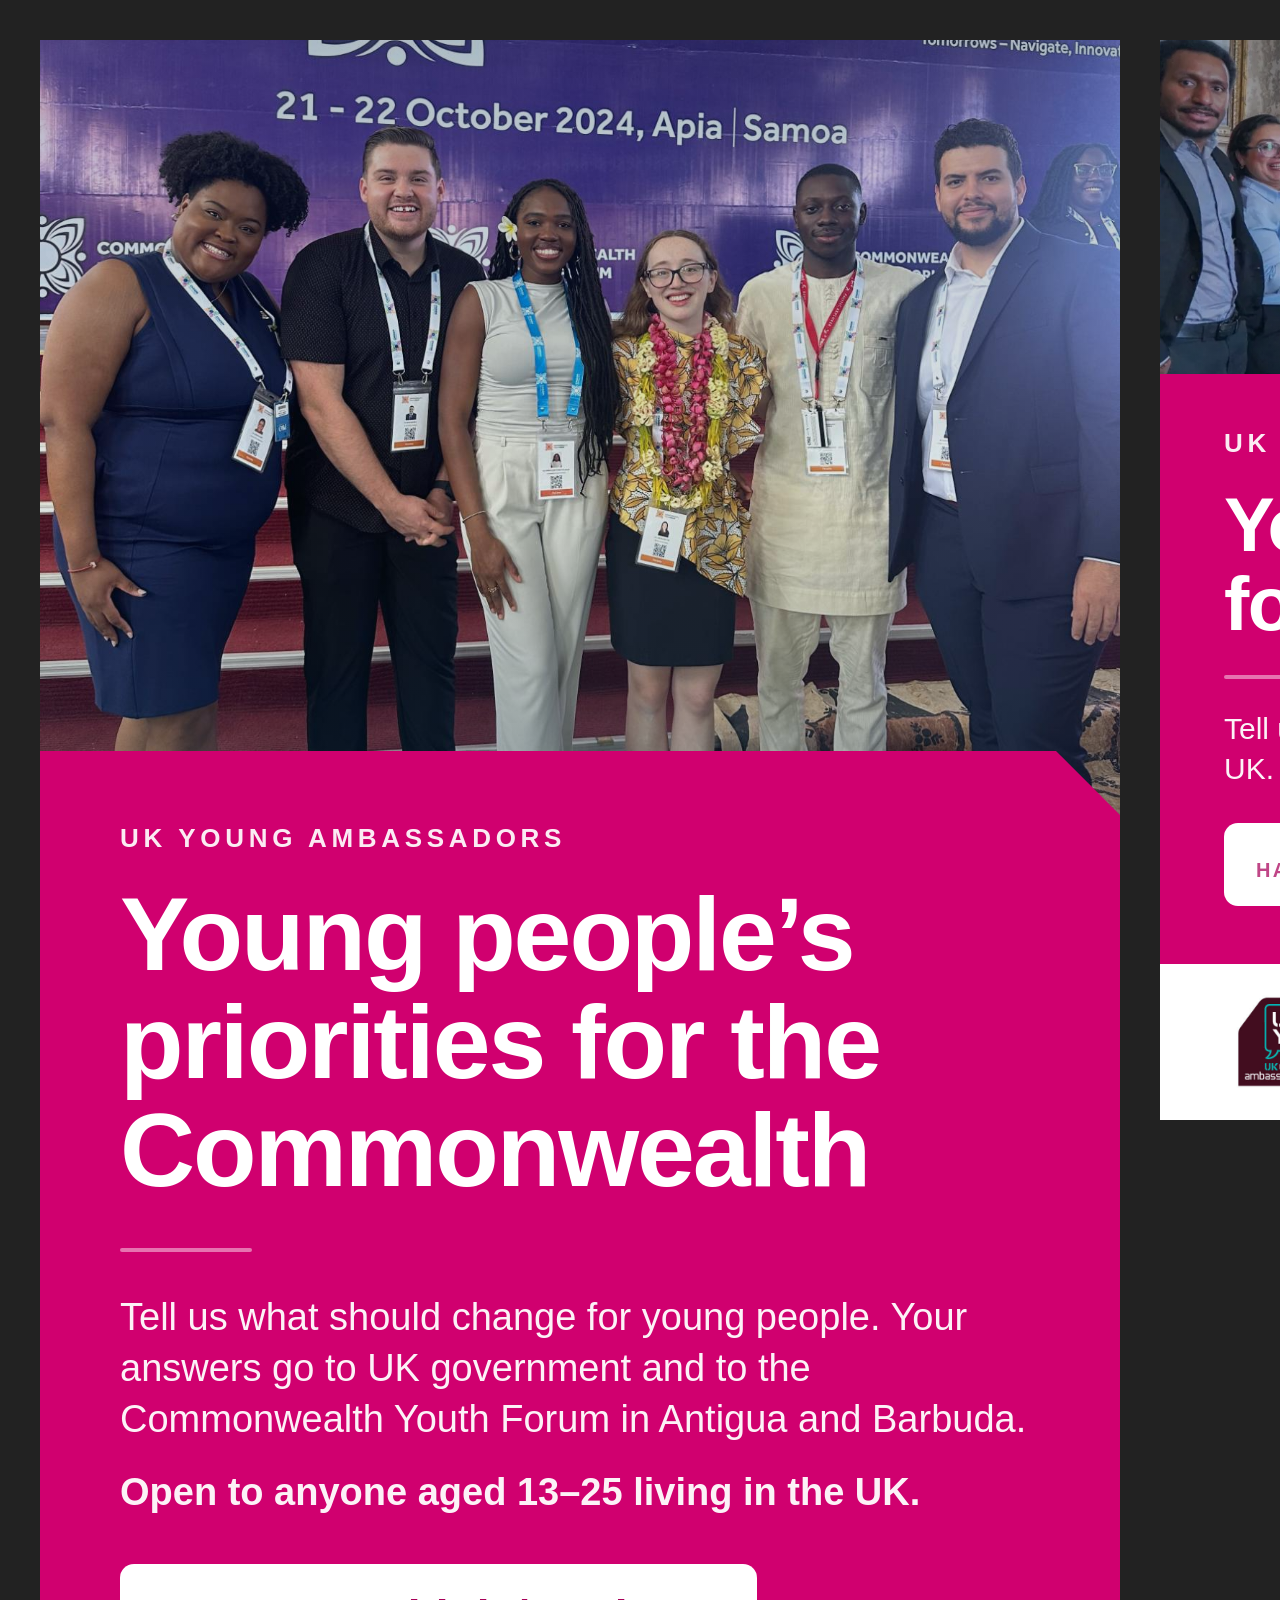
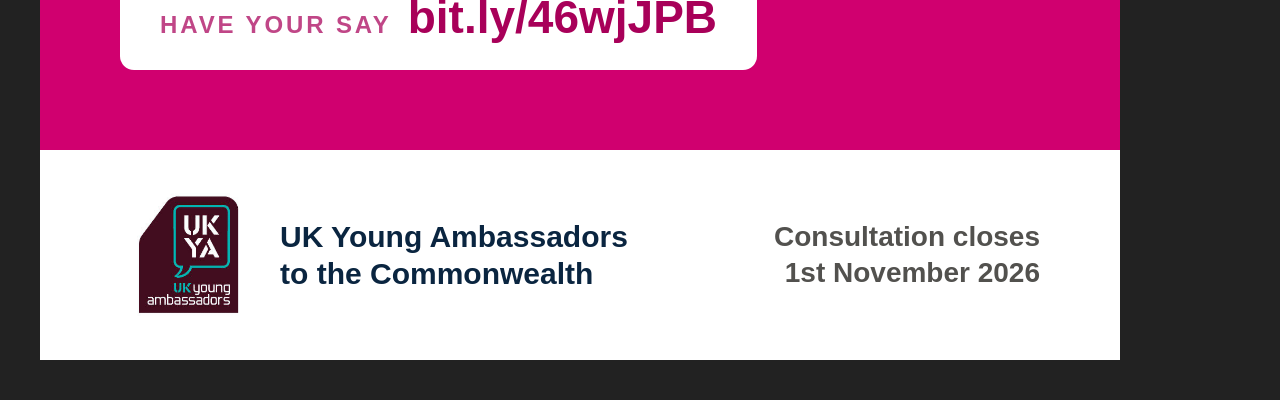
<file: promo/graphics.html>
<!doctype html>
<html lang="en-GB">
<head>
<meta charset="utf-8">
<title>UKYA consultation — promotional graphics</title>
<!--
  Two artboards at native Instagram sizes: 1080x1920 for a story, 1080x1080 for
  a square post. Rendered to PNG by scripts/make-graphics.js.

  Everything is editable here — change the text, swap the photograph for any
  other file in assets/img/work/, then re-run the script.
-->
<style>
  :root {
    --pink: #d0006f;
    --pink-deep: #a80059;
    --ink: #0a2540;
  }
  * { box-sizing: border-box; margin: 0; padding: 0; }
  body {
    background: #222; padding: 40px; display: flex; gap: 40px; align-items: flex-start;
    font-family: "Helvetica Neue", Helvetica, Arial, system-ui, sans-serif;
  }
  .board { position: relative; overflow: hidden; background: #0a2540; flex: none; }
  #story  { width: 1080px; height: 1920px; }
  #square { width: 1080px; height: 1080px; }

  . board__photo-placeholder {}
  /* The photograph gets its own band rather than filling the whole artboard.
     Filling it meant the image was scaled to the full height, so there was no
     vertical crop to control — and the people ended up behind the panel with
     only the ceiling showing. A shorter band restores control of the framing
     through object-position. */
  .board__photo {
    position: absolute; top: 0; left: 0; width: 100%; object-fit: cover; display: block;
  }
  .board__scrim {
    position: absolute; top: 0; left: 0; right: 0;
    background: linear-gradient(to bottom, rgba(10,37,64,.30) 0%, rgba(10,37,64,.10) 55%, rgba(10,37,64,.45) 100%);
  }

  /* The magenta panel, with a cut corner echoing the CHOGM banner. */
  .panel {
    position: absolute; background: var(--pink); color: #fff;
    clip-path: polygon(0 0, calc(100% - 64px) 0, 100% 64px, 100% 100%, 0 100%);
  }
  .eyebrow {
    font-size: 26px; font-weight: 700; letter-spacing: .18em; text-transform: uppercase;
    opacity: .92; margin-bottom: 26px;
  }
  .headline { font-weight: 800; line-height: 1.04; letter-spacing: -.02em; }
  .sub { line-height: 1.34; opacity: .95; }
  .rule { height: 4px; background: rgba(255,255,255,.45); border-radius: 2px; }

  .cta {
    display: inline-flex; align-items: baseline; gap: 16px;
    background: #fff; color: var(--pink-deep); font-weight: 800;
    border-radius: 14px;
  }
  .cta small { font-weight: 700; letter-spacing: .12em; text-transform: uppercase; opacity: .72; }

  .logo-strip {
    position: absolute; left: 0; right: 0; bottom: 0;
    background: #fff; display: flex; align-items: center; gap: 28px;
  }
  .logo-strip img { display: block; }
  .logo-strip .who { color: var(--ink); font-weight: 700; line-height: 1.25; }
  .logo-strip .closes { margin-left: auto; color: #52514e; font-weight: 600; text-align: right; line-height: 1.3; }

  /* ---- story ------------------------------------------------------------ */
  #story .board__photo, #story .board__scrim { height: 820px; }
  #story .panel { left: 0; right: 0; bottom: 210px; padding: 72px 80px 80px; }
  #story .headline { font-size: 104px; }
  #story .sub { font-size: 38px; margin-top: 34px; }
  #story .rule { width: 132px; margin: 44px 0 40px; }
  #story .cta { font-size: 46px; padding: 26px 40px; }
  #story .cta small { font-size: 24px; }
  #story .logo-strip { height: 210px; padding: 0 80px; }
  #story .logo-strip img { height: 132px; }
  #story .logo-strip .who { font-size: 30px; }
  #story .logo-strip .closes { font-size: 28px; }

  /* ---- square ----------------------------------------------------------- */
  #square .board__photo, #square .board__scrim { height: 440px; }
  #square .panel { left: 0; right: 0; bottom: 156px; padding: 54px 64px 58px; }
  #square .headline { font-size: 76px; }
  #square .sub { font-size: 30px; margin-top: 24px; }
  #square .rule { width: 104px; margin: 32px 0 30px; }
  #square .cta { font-size: 38px; padding: 20px 32px; }
  #square .cta small { font-size: 20px; }
  #square .logo-strip { height: 156px; padding: 0 64px; }
  #square .logo-strip img { height: 100px; }
  #square .logo-strip .who { font-size: 24px; }
  #square .logo-strip .closes { font-size: 22px; }
</style>
</head>
<body>

<div class="board" id="story">
  <img class="board__photo" src="../assets/img/work/commonwealth-youth-forum-samoa.jpg" alt="" style="object-position:center 72%">
  <div class="board__scrim"></div>
  <div class="panel">
    <div class="eyebrow">UK Young Ambassadors</div>
    <div class="headline">Young people&rsquo;s priorities for the Commonwealth</div>
    <div class="rule"></div>
    <div class="sub">
      Tell us what should change for young people. Your answers go to UK government
      and to the Commonwealth Youth Forum in Antigua and Barbuda.
    </div>
    <div class="sub" style="margin-top:22px;font-weight:700">Open to anyone aged 13&ndash;25 living in the UK.</div>
    <div style="margin-top:46px">
      <span class="cta"><small>Have your say</small> bit.ly/46wjJPB</span>
    </div>
  </div>
  <div class="logo-strip">
    <img src="../assets/img/logos/ukya-logo.png" alt="UK Young Ambassadors">
    <div class="who">UK Young Ambassadors<br>to the Commonwealth</div>
    <div class="closes">Consultation closes<br>1st November 2026</div>
  </div>
</div>

<div class="board" id="square">
  <img class="board__photo" src="../assets/img/work/chogm-reception.jpg" alt="" style="object-position:center 42%">
  <div class="board__scrim"></div>
  <div class="panel">
    <div class="eyebrow">UK Young Ambassadors</div>
    <div class="headline">Young people&rsquo;s priorities for the Commonwealth</div>
    <div class="rule"></div>
    <div class="sub">Tell us what should change. Open to anyone aged 13&ndash;25 living in the UK.</div>
    <div style="margin-top:34px">
      <span class="cta"><small>Have your say</small> bit.ly/46wjJPB</span>
    </div>
  </div>
  <div class="logo-strip">
    <img src="../assets/img/logos/ukya-logo.png" alt="UK Young Ambassadors">
    <div class="who">UK Young Ambassadors<br>to the Commonwealth</div>
    <div class="closes">Closes<br>1st November 2026</div>
  </div>
</div>

</body>
</html>
</file>
<file: assets/css/site.css>
/* =============================================================================
   site.css — UK Young Ambassadors CHOGM youth consultation
   Token-first. Light is the base; dark is a selected set of steps, not a flip.
   Chart colours come from the validated data-visualisation palette and are
   exposed as --series-* / --seq-* so charts.js and map.js never hard-code hex.
   ========================================================================== */

/* ---------- 1. Tokens ------------------------------------------------------ */
:root {
  color-scheme: light;

  /* Surfaces and ink */
  --plane:        #f9f9f7;
  --surface:      #fcfcfb;
  --surface-2:    #f2f1ed;
  --surface-sunk: #eeede8;
  --ink:          #0b0b0b;
  --ink-2:        #52514e;
  --ink-muted:    #898781;
  --rule:         #e1e0d9;
  --axis:         #c3c2b7;
  --ring:         rgba(11, 11, 11, .10);

  /* Brand */
  --brand:        #0a2540;
  --brand-deep:   #061829;
  --brand-ink:    #ffffff;
  --accent:       #2a78d6;
  --accent-deep:  #1c5cab;
  --accent-wash:  #eaf2fd;

  /* Categorical series — fixed order, never cycled */
  --series-1: #2a78d6;  --series-2: #eb6834;  --series-3: #1baf7a;
  --series-4: #eda100;  --series-5: #e87ba4;  --series-6: #008300;
  --series-7: #4a3aa7;  --series-8: #e34948;

  /* Sequential blue ramp, light -> dark (choropleth + heat) */
  --seq-100: #cde2fb; --seq-150: #b7d3f6; --seq-200: #9ec5f4; --seq-250: #86b6ef;
  --seq-300: #6da7ec; --seq-350: #5598e7; --seq-400: #3987e5; --seq-450: #2a78d6;
  --seq-500: #256abf; --seq-550: #1c5cab; --seq-600: #184f95; --seq-650: #104281;
  --seq-700: #0d366b;
  --seq-zero: #f0efec;                    /* "no responses yet" tile */

  /* Status — reserved, never used as a series colour */
  --good: #0ca30c; --warning: #fab219; --serious: #ec835a; --critical: #d03b3b;
  --success-text: #006300;

  /* Type and space */
  --font: system-ui, -apple-system, "Segoe UI", Roboto, sans-serif;
  --step--1: clamp(.78rem, .76rem + .1vw, .84rem);
  --step-0:  clamp(.95rem, .92rem + .15vw, 1.02rem);
  --step-1:  clamp(1.12rem, 1.05rem + .35vw, 1.3rem);
  --step-2:  clamp(1.38rem, 1.25rem + .6vw, 1.75rem);
  --step-3:  clamp(1.7rem, 1.45rem + 1.1vw, 2.4rem);
  --step-4:  clamp(2.1rem, 1.6rem + 2.2vw, 3.5rem);
  --sp-1: .25rem; --sp-2: .5rem; --sp-3: .75rem; --sp-4: 1rem;
  --sp-5: 1.5rem; --sp-6: 2rem;  --sp-7: 3rem;   --sp-8: 4.5rem;
  --radius: 10px; --radius-lg: 16px;
  --shadow: 0 1px 2px rgba(11,11,11,.05), 0 8px 24px -12px rgba(11,11,11,.18);
  --measure: 68ch;
  --wrap: 1180px;
}

@media (prefers-color-scheme: dark) {
  :root:not([data-theme="light"]) {
    color-scheme: dark;
    --plane: #0d0d0d; --surface: #1a1a19; --surface-2: #232321; --surface-sunk: #141413;
    --ink: #ffffff; --ink-2: #c3c2b7; --ink-muted: #898781;
    --rule: #2c2c2a; --axis: #383835; --ring: rgba(255,255,255,.12);
    --brand: #14202e; --brand-deep: #0b1420; --brand-ink: #ffffff;
    --accent: #3987e5; --accent-deep: #6da7ec; --accent-wash: #16273b;
    --series-1: #3987e5; --series-2: #d95926; --series-3: #199e70;
    --series-4: #c98500; --series-5: #d55181; --series-6: #008300;
    --series-7: #9085e9; --series-8: #e66767;
    --seq-zero: #383835;
    --success-text: #0ca30c;
    --shadow: 0 1px 2px rgba(0,0,0,.4), 0 8px 24px -12px rgba(0,0,0,.7);
  }
}
:root[data-theme="dark"] {
  color-scheme: dark;
  --plane: #0d0d0d; --surface: #1a1a19; --surface-2: #232321; --surface-sunk: #141413;
  --ink: #ffffff; --ink-2: #c3c2b7; --ink-muted: #898781;
  --rule: #2c2c2a; --axis: #383835; --ring: rgba(255,255,255,.12);
  --brand: #14202e; --brand-deep: #0b1420; --brand-ink: #ffffff;
  --accent: #3987e5; --accent-deep: #6da7ec; --accent-wash: #16273b;
  --series-1: #3987e5; --series-2: #d95926; --series-3: #199e70;
  --series-4: #c98500; --series-5: #d55181; --series-6: #008300;
  --series-7: #9085e9; --series-8: #e66767;
  --seq-zero: #383835;
  --success-text: #0ca30c;
  --shadow: 0 1px 2px rgba(0,0,0,.4), 0 8px 24px -12px rgba(0,0,0,.7);
}

/* ---------- 2. Base -------------------------------------------------------- */
*, *::before, *::after { box-sizing: border-box; }
html { -webkit-text-size-adjust: 100%; scroll-behavior: smooth; }
@media (prefers-reduced-motion: reduce) {
  html { scroll-behavior: auto; }
  *, *::before, *::after { animation-duration: .01ms !important; transition-duration: .01ms !important; }
}
body {
  margin: 0;
  font-family: var(--font);
  font-size: var(--step-0);
  line-height: 1.6;
  color: var(--ink);
  background: var(--plane);
  -webkit-font-smoothing: antialiased;
}
img, svg { max-width: 100%; }
h1, h2, h3, h4 { line-height: 1.18; letter-spacing: -.018em; margin: 0 0 var(--sp-3); font-weight: 650; }
h1 { font-size: var(--step-4); letter-spacing: -.03em; }
h2 { font-size: var(--step-3); }
h3 { font-size: var(--step-2); }
h4 { font-size: var(--step-1); }
p  { margin: 0 0 var(--sp-4); max-width: var(--measure); }
a  { color: var(--accent-deep); text-underline-offset: 3px; text-decoration-thickness: 1px; }
a:hover { color: var(--accent); }
:focus-visible { outline: 3px solid var(--accent); outline-offset: 2px; border-radius: 4px; }
[hidden] { display: none !important; }

.wrap { width: min(100% - 2.5rem, var(--wrap)); margin-inline: auto; }
.narrow { max-width: 74ch; }
.lede { font-size: var(--step-1); color: var(--ink-2); line-height: 1.55; }
.muted { color: var(--ink-muted); }
.tnum { font-variant-numeric: tabular-nums; }
.visually-hidden {
  position: absolute; width: 1px; height: 1px; padding: 0; margin: -1px;
  overflow: hidden; clip: rect(0 0 0 0); white-space: nowrap; border: 0;
}
.skip-link {
  position: absolute; left: var(--sp-4); top: -4rem; z-index: 100;
  background: var(--surface); color: var(--ink); padding: var(--sp-3) var(--sp-4);
  border-radius: var(--radius); box-shadow: var(--shadow); transition: top .15s;
}
.skip-link:focus { top: var(--sp-4); }

/* ---------- 3. Header and navigation --------------------------------------
   The bar is white in both themes, on purpose. The UKYA logo carries its own
   white background, so a coloured or dark bar leaves a visible white tile
   around it. That means the bar cannot use the theme's ink tokens either —
   they invert in dark mode and would put white text on white — so everything
   in here is a fixed light-on-white palette.                                 */
.banner {
  background: #ffffff; color: #0b0b0b;
  border-bottom: 1px solid #e4e3dd;
  position: sticky; top: 0; z-index: 40;
}
.banner__bar {
  display: flex; align-items: center; gap: var(--sp-5);
  min-height: 72px; padding-block: var(--sp-3);
}
.brandmark { display: flex; align-items: center; gap: var(--sp-3); text-decoration: none; color: inherit; }
/* The lettermark fallback needs to be a dark chip to read on white; the real
   logo replaces it and drops the chip entirely. */
.brandmark__crest {
  display: grid; place-items: center; width: 42px; height: 42px; flex: none;
  border-radius: 9px; background: #0a2540; color: #fff;
  font-weight: 750; font-size: .82rem; letter-spacing: .02em; overflow: hidden;
}
.brandmark__crest--image { background: transparent; width: 54px; height: 54px; border-radius: 0; }
.brandmark__crest--image img { width: 100%; height: 100%; object-fit: contain; }
.brandmark__text { display: flex; flex-direction: column; line-height: 1.2; }
.brandmark__name { font-weight: 650; font-size: .98rem; letter-spacing: -.01em; color: #0b0b0b; }
.brandmark__sub { font-size: .74rem; color: #6f6e69; letter-spacing: .04em; text-transform: uppercase; }

.nav { margin-left: auto; }
.nav__list { display: flex; align-items: center; gap: var(--sp-1); list-style: none; margin: 0; padding: 0; }
.nav__link {
  display: block; padding: var(--sp-2) var(--sp-3); border-radius: 8px;
  color: #43423e; text-decoration: none; font-size: .93rem; font-weight: 500;
}
.nav__link:hover { background: #f1f0ec; color: #0b0b0b; }
.nav__link[aria-current="page"] { background: #edecE7; color: #0b0b0b; font-weight: 650; }
.nav__cta {
  background: var(--accent); color: #fff; padding: var(--sp-2) var(--sp-4);
  border-radius: 8px; font-weight: 600;
}
.nav__cta:hover { background: var(--accent-deep); color: #fff; }

.theme-toggle {
  display: grid; place-items: center; width: 36px; height: 36px; flex: none;
  border: 1px solid rgba(255,255,255,.2); background: transparent; color: inherit;
  border-radius: 8px; cursor: pointer;
}
.theme-toggle:hover { background: rgba(255,255,255,.12); }
.nav-toggle { display: none; }

@media (max-width: 860px) {
  .nav-toggle {
    display: grid; place-items: center; width: 40px; height: 40px; margin-left: auto;
    background: transparent; border: 1px solid #d6d5ce;
    border-radius: 8px; color: #0b0b0b; cursor: pointer;
  }
  .nav { flex-basis: 100%; margin-left: 0; order: 3; display: none; }
  .nav.is-open { display: block; }
  .nav__list { flex-direction: column; align-items: stretch; padding-bottom: var(--sp-4); gap: 2px; }
  .nav__link { padding: var(--sp-3); }
  .nav__cta { text-align: center; margin-top: var(--sp-2); }
  .banner__bar { flex-wrap: wrap; }
}

/* ---------- 4. Notices ----------------------------------------------------- */
.notice {
  display: flex; gap: var(--sp-3); align-items: flex-start;
  padding: var(--sp-3) var(--sp-4); border-radius: var(--radius);
  border: 1px solid var(--rule); background: var(--surface-2);
  font-size: var(--step--1); color: var(--ink-2);
}
.notice strong { color: var(--ink); }
.notice p { margin: 0; max-width: none; }
.notice--draft { border-color: #f0c96a; background: #fff8e6; color: #5a4300; }
.notice--draft strong { color: #3d2e00; }
/* Dark steps for the draft notice. Declared under both scopes — the media
   query for the OS setting, the attribute selector for the in-page toggle —
   so neither can leak into light mode. */
@media (prefers-color-scheme: dark) {
  :root:not([data-theme="light"]) .notice--draft {
    background: #2a2413; border-color: #6a5a24; color: #f0dfae;
  }
  :root:not([data-theme="light"]) .notice--draft strong { color: #fff3d0; }
}
:root[data-theme="dark"] .notice--draft {
  background: #2a2413; border-color: #6a5a24; color: #f0dfae;
}
:root[data-theme="dark"] .notice--draft strong { color: #fff3d0; }
.notice__icon { flex: none; font-size: 1.1em; line-height: 1.45; }
.draft-strip { background: transparent; padding-block: var(--sp-3) 0; }

/* ---------- 5. Hero -------------------------------------------------------
   A photo carousel behind an overlaid panel. The photographs are decorative
   background; the caption beneath carries what they show.                    */
.hero {
  position: relative; isolation: isolate; overflow: hidden;
  background: var(--brand-deep); color: #fff;
  padding-block: var(--sp-8) var(--sp-7);
  border-bottom: 1px solid rgba(255,255,255,.08);
}
.hero--media { min-height: clamp(440px, 64vh, 660px); display: flex; flex-direction: column; justify-content: center; }

/* Small uppercase label above a heading. Used on the dark hero and on light
   page headers, so its base colour is page ink and the hero overrides it. */
.eyebrow {
  display: inline-flex; align-items: center; gap: var(--sp-2);
  font-size: .76rem; font-weight: 600; letter-spacing: .1em; text-transform: uppercase;
  color: var(--ink-muted); margin-bottom: var(--sp-4);
}
.eyebrow::before { content: ""; width: 22px; height: 2px; background: var(--series-3); border-radius: 2px; }
.hero .eyebrow, .banner .eyebrow { color: rgba(255,255,255,.78); }

.hero__media { position: absolute; inset: 0; z-index: -2; }
.hero__slide {
  position: absolute; inset: 0; background-size: cover; background-position: center;
  opacity: 0; transition: opacity .9s ease-in-out;
}
.hero__slide.is-active { opacity: 1; }
@media (prefers-reduced-motion: reduce) { .hero__slide { transition: none; } }

/* Two scrims: a horizontal one so the panel edge never sits on a bright face,
   and a vertical one to keep the caption and header legible. */
.hero__scrim {
  position: absolute; inset: 0; z-index: -1;
  background:
    linear-gradient(100deg, rgba(6,24,41,.94) 0%, rgba(6,24,41,.86) 42%, rgba(6,24,41,.45) 72%, rgba(6,24,41,.35) 100%),
    linear-gradient(to bottom, rgba(6,24,41,.55), transparent 28%, transparent 62%, rgba(6,24,41,.7));
}
.hero__inner { width: min(100% - 2.5rem, var(--wrap)); }
.hero__panel { max-width: 46rem; }
.hero h1 { color: #fff; max-width: 18ch; text-wrap: balance; }
.hero__lede { color: rgba(255,255,255,.88); font-size: var(--step-1); max-width: 56ch; }
.hero__actions { display: flex; flex-wrap: wrap; gap: var(--sp-3); margin-top: var(--sp-5); }

.hero__media-foot {
  display: flex; flex-wrap: wrap; gap: var(--sp-3) var(--sp-4); align-items: center;
  justify-content: flex-end; margin-top: var(--sp-6);
}
.hero__dots { display: flex; gap: var(--sp-2); margin-left: auto; }
.hero__dot {
  width: 9px; height: 9px; padding: 0; border: 0; border-radius: 50%; cursor: pointer;
  background: rgba(255,255,255,.4); transition: background .15s, transform .15s;
}
.hero__dot:hover { background: rgba(255,255,255,.75); }
.hero__dot[aria-current="true"] { background: #fff; transform: scale(1.3); }

@media (max-width: 700px) {
  .hero--media { min-height: 0; }
  .hero h1 { max-width: none; }
  .hero__scrim { background: linear-gradient(to bottom, rgba(6,24,41,.82), rgba(6,24,41,.93)); }
}

/* The facts that used to sit beside the hero, now a strip beneath it. */
.factbar { background: var(--surface); border-bottom: 1px solid var(--rule); }
.factbar__list {
  display: grid; grid-template-columns: repeat(auto-fit, minmax(190px, 1fr));
  gap: var(--sp-4) var(--sp-5); margin: 0; padding-block: var(--sp-5);
}
.factbar__item dt {
  font-size: .72rem; text-transform: uppercase; letter-spacing: .07em;
  color: var(--ink-muted); margin-bottom: .25rem;
}
.factbar__item dd { margin: 0; font-weight: 600; color: var(--ink); font-size: var(--step-0); }

/* ---------- 6. Buttons ----------------------------------------------------- */
.btn {
  display: inline-flex; align-items: center; justify-content: center; gap: var(--sp-2);
  padding: .7rem 1.25rem; border-radius: 9px; border: 1px solid transparent;
  font: inherit; font-weight: 600; font-size: .95rem; cursor: pointer;
  text-decoration: none; transition: background .15s, border-color .15s, color .15s;
}
.btn--primary { background: var(--accent); color: #fff; }
.btn--primary:hover { background: var(--accent-deep); color: #fff; }
.btn--ghost { background: transparent; color: #fff; border-color: rgba(255,255,255,.35); }
.btn--ghost:hover { background: rgba(255,255,255,.12); color: #fff; }
.btn--quiet { background: var(--surface); color: var(--ink); border-color: var(--rule); }
.btn--quiet:hover { background: var(--surface-2); color: var(--ink); }
.btn--sm { padding: .42rem .8rem; font-size: .85rem; }
/* Button labels are short phrases; let the row wrap rather than the words. */
.btn { white-space: nowrap; }

/* ---------- 7. Sections and cards ------------------------------------------ */
.section { padding-block: var(--sp-8); }
.section--tint { background: var(--surface-2); border-block: 1px solid var(--rule); }
/* The measure belongs on the prose, not on the block: constraining the whole
   head made headings wrap early ("Why we are running this consultation" broke
   over two lines with half the container empty beside it). */
.section__head { margin-bottom: var(--sp-6); }
.section__head p { color: var(--ink-2); max-width: 62ch; }
.grid { display: grid; gap: var(--sp-5); }
.grid--3 { grid-template-columns: repeat(auto-fit, minmax(255px, 1fr)); }
.grid--2 { grid-template-columns: repeat(auto-fit, minmax(320px, 1fr)); }
.grid--4 { grid-template-columns: repeat(auto-fit, minmax(200px, 1fr)); }

.card {
  background: var(--surface); border: 1px solid var(--rule);
  border-radius: var(--radius-lg); padding: var(--sp-5);
}
.card h3 { font-size: var(--step-1); }
.card p:last-child { margin-bottom: 0; }
.card--compact { padding: var(--sp-4); }
.card--compact h3 { font-size: var(--step-0); margin-bottom: var(--sp-2); }
.card--compact p { font-size: var(--step--1); line-height: 1.5; }
/* Four across on a wide screen, folding to two and then one. */
.grid--ask { grid-template-columns: repeat(4, minmax(0, 1fr)); }
@media (max-width: 1000px) { .grid--ask { grid-template-columns: repeat(2, minmax(0, 1fr)); } }
@media (max-width: 560px)  { .grid--ask { grid-template-columns: 1fr; } }

.card__num {
  display: grid; place-items: center; width: 34px; height: 34px; border-radius: 8px;
  background: var(--accent-wash); color: var(--accent-deep);
  font-weight: 700; font-size: .9rem; margin-bottom: var(--sp-3);
}

/* Team */
.person { display: flex; flex-direction: column; gap: var(--sp-2); }
.who__people .person { padding: var(--sp-4); gap: var(--sp-3); }
.person__avatar {
  display: grid; place-items: center; width: 52px; height: 52px; border-radius: 50%;
  background: var(--accent-wash); color: var(--accent-deep); font-weight: 700; font-size: 1.05rem;
}
.person__name { font-weight: 650; }
.person__role { font-size: var(--step--1); color: var(--ink-muted); }
.person p { font-size: var(--step--1); color: var(--ink-2); margin: 0; }

/* "Who we are": the description on the left, the delegation beside it. */
.who {
  display: grid; gap: var(--sp-6) var(--sp-7);
  grid-template-columns: minmax(0, 1fr) minmax(0, 420px);
  align-items: start;
}
.who__text h2, .who__text h3 { margin-bottom: var(--sp-4); }
.who__text p { color: var(--ink-2); max-width: 54ch; margin-bottom: 0; }
.who__people, .who__side { display: grid; grid-template-columns: 1fr 1fr; gap: var(--sp-4); }
@media (max-width: 860px) {
  .who { grid-template-columns: 1fr; }
  .who__people, .who__side { max-width: 420px; }
}
@media (max-width: 460px) {
  .who__people, .who__side { grid-template-columns: 1fr; }
}

/* A member photograph sits where the initials avatar would. Square crop, so a
   portrait and a headshot of different proportions still line up in the grid. */
.person__photo {
  width: 100%; max-width: 150px; aspect-ratio: 1 / 1; object-fit: cover; object-position: center 22%;
  border-radius: var(--radius); background: var(--surface-2); display: block;
}
.who__people .person__name { font-size: var(--step-0); }
.who__people .person__role { font-size: .78rem; line-height: 1.35; }
.person__avatar--fallback { width: 52px; height: 52px; }

/* Link cards — the wider-programme links under the team */
.link-card {
  display: flex; flex-direction: column; gap: var(--sp-2);
  text-decoration: none; color: inherit; transition: border-color .15s, transform .15s;
}
.link-card:hover { border-color: var(--accent); color: inherit; transform: translateY(-2px); }
.link-card { padding: var(--sp-4); }
.link-card__label { font-weight: 650; font-size: var(--step-0); letter-spacing: -.015em; }
.link-card__blurb { font-size: var(--step--1); color: var(--ink-2); }
.link-card__cue { font-size: var(--step--1); font-weight: 600; color: var(--accent-deep); margin-top: auto; }
@media (prefers-reduced-motion: reduce) { .link-card:hover { transform: none; } }

/* Collaborator logos ---------------------------------------------------------
   No boxes and no outlines: the marks sit directly on a white band. The band
   is fixed white in both themes for the same reason as the header — several of
   these logos carry their own white background, and anything else frames them
   in a visible rectangle. So this section's text is fixed dark too.          */
.section--logos { background: #ffffff; border-block: 1px solid #e4e3dd; }
.section--logos h2 { color: #0b0b0b; }
.section--logos .section__head p { color: #52514e; }

/* Flex rather than grid so a row that cannot be filled centres its logos
   instead of leaving a lone mark stranded on the left. */
.partners {
  display: flex; flex-wrap: wrap; align-items: center; justify-content: center;
  gap: var(--sp-5) var(--sp-5);
}
.partner {
  display: flex; align-items: center; justify-content: center; text-align: center;
  flex: 0 0 auto; min-height: 84px; padding: var(--sp-2);
  background: none; border: 0; border-radius: 0;
  color: #52514e; text-decoration: none;
}
.partner:hover { color: #0b0b0b; }
/* Each logo is sized by its own aspect ratio inside a shared height and width
   cap, rather than squeezed into an identical box. A square mark reaches the
   height limit, a wide lockup reaches the width limit, and neither ends up
   tiny next to the other. Individual marks can be nudged with `scale` in
   config.js where the optical weight still looks off. */
.partner img {
  max-height: 68px; max-width: 170px; width: auto; height: auto;
  object-fit: contain;
}
@media (max-width: 560px) { .partner img { max-height: 56px; max-width: 140px; } }
/* Shown only until an organisation's official asset is in place. */
.partner__plate { display: flex; flex-direction: column; gap: 3px; }
.partner__short { font-weight: 700; font-size: 1.05rem; letter-spacing: .04em; color: #0b0b0b; }
.partner__name { font-size: .7rem; line-height: 1.35; color: #6f6e69; }

/* ---------- 8. Form page --------------------------------------------------- */
.form-frame {
  width: 100%; min-height: 1400px; border: 0;
  background: var(--surface); border-radius: var(--radius-lg);
}
.form-shell { background: var(--surface); border: 1px solid var(--rule); border-radius: var(--radius-lg); padding: var(--sp-3); }
.setup-steps { counter-reset: step; list-style: none; padding: 0; margin: 0; display: grid; gap: var(--sp-4); }
.setup-steps li { counter-increment: step; display: grid; grid-template-columns: 34px 1fr; gap: var(--sp-3); }
.setup-steps li::before {
  content: counter(step); display: grid; place-items: center; width: 30px; height: 30px;
  border-radius: 50%; background: var(--accent); color: #fff; font-weight: 700; font-size: .85rem;
}
code, kbd, pre { font-family: ui-monospace, SFMono-Regular, Menlo, Consolas, monospace; font-size: .88em; }
code { background: var(--surface-sunk); padding: .12em .38em; border-radius: 5px; }
pre {
  background: var(--surface-sunk); border: 1px solid var(--rule); border-radius: var(--radius);
  padding: var(--sp-4); overflow-x: auto; line-height: 1.5;
}
pre code { background: none; padding: 0; }

/* Question preview list */
.qlist { display: grid; gap: var(--sp-4); }
.qgroup { border: 1px solid var(--rule); border-radius: var(--radius); background: var(--surface); overflow: hidden; }
.qgroup > summary {
  cursor: pointer; padding: var(--sp-4); font-weight: 600; list-style: none;
  display: flex; align-items: center; gap: var(--sp-3);
}
.qgroup > summary::-webkit-details-marker { display: none; }
.qgroup > summary::after { content: "+"; margin-left: auto; color: var(--ink-muted); font-size: 1.2rem; }
.qgroup[open] > summary::after { content: "−"; }
.qgroup > summary:hover { background: var(--surface-2); }
.qgroup__body { padding: 0 var(--sp-4) var(--sp-4); border-top: 1px solid var(--rule); }
.qgroup__body > *:first-child { margin-top: var(--sp-4); }
.qtag {
  font-size: .68rem; font-weight: 700; letter-spacing: .06em; text-transform: uppercase;
  color: var(--accent-deep); background: var(--accent-wash); padding: .18rem .5rem; border-radius: 999px;
}
.qitems { margin: 0; padding-left: 1.2rem; color: var(--ink-2); font-size: var(--step--1); }
.qitems li { margin-bottom: .3rem; }

/* ---------- 9. Dashboard --------------------------------------------------- */
.toolbar {
  display: flex; flex-wrap: wrap; gap: var(--sp-3); align-items: center;
  padding: var(--sp-3) var(--sp-4); background: var(--surface);
  border: 1px solid var(--rule); border-radius: var(--radius); margin-bottom: var(--sp-5);
}
/* min-width:0 on both the group and the control: the nation-or-region filter
   carries thirty options, the longest of them 44 characters, and a flex item
   will not shrink below its content width without it — which pushed the whole
   results page sideways on a phone. */
.toolbar__group { display: flex; align-items: center; flex-wrap: wrap; gap: var(--sp-2); min-width: 0; }
.toolbar__group select { min-width: 0; flex: 0 1 auto; text-overflow: ellipsis; }
/* Filtering and downloading are disabled until the results are connected. */
.btn[disabled], select[disabled] { opacity: .45; cursor: not-allowed; }
.toolbar__label { font-size: var(--step--1); color: var(--ink-muted); font-weight: 600; }
select, input[type="url"], input[type="text"], input[type="search"] {
  font: inherit; font-size: .9rem; color: var(--ink); background: var(--surface);
  border: 1px solid var(--axis); border-radius: 8px; padding: .42rem .6rem; max-width: 100%;
}
.status-pill {
  display: inline-flex; align-items: center; gap: var(--sp-2);
  font-size: var(--step--1); font-weight: 600; padding: .3rem .7rem;
  border-radius: 999px; border: 1px solid var(--rule); background: var(--surface-2); color: var(--ink-2);
}
.status-pill__dot { width: 8px; height: 8px; border-radius: 50%; background: var(--ink-muted); flex: none; }
.status-pill--live .status-pill__dot { background: var(--good); }
.status-pill--sample .status-pill__dot { background: var(--warning); }
.status-pill--error .status-pill__dot { background: var(--critical); }

/* Stat tiles */
.stats { display: grid; grid-template-columns: repeat(auto-fit, minmax(190px, 1fr)); gap: var(--sp-4); }
.stat { background: var(--surface); border: 1px solid var(--rule); border-radius: var(--radius-lg); padding: var(--sp-5); }
.stat__label { font-size: var(--step--1); color: var(--ink-2); margin-bottom: var(--sp-2); }
.stat__value { font-size: var(--step-3); font-weight: 680; line-height: 1.05; letter-spacing: -.03em; }
.stat__value--hero { font-size: clamp(2.6rem, 2rem + 2.6vw, 3.9rem); }
.stat__note { font-size: var(--step--1); color: var(--ink-muted); margin-top: var(--sp-2); }

/* Figure = the chart container */
.figure {
  background: var(--surface); border: 1px solid var(--rule);
  border-radius: var(--radius-lg); padding: var(--sp-5); margin: 0;
  display: flex; flex-direction: column; min-width: 0;
}
.figure__head { margin-bottom: var(--sp-4); }
.figure__title { font-size: var(--step-1); font-weight: 650; margin: 0 0 var(--sp-1); letter-spacing: -.015em; }
.figure__sub { font-size: var(--step--1); color: var(--ink-2); margin: 0; max-width: 70ch; }
.figure__body { position: relative; min-width: 0; }
.figure__foot {
  display: flex; flex-wrap: wrap; gap: var(--sp-3); align-items: center;
  margin-top: var(--sp-4); padding-top: var(--sp-3); border-top: 1px solid var(--rule);
  font-size: var(--step--1); color: var(--ink-muted);
}
.figure__foot .btn { margin-left: auto; }
.figure--wide { grid-column: 1 / -1; }
.scroll-x { overflow-x: auto; }

/* Legend */
.legend { display: flex; flex-wrap: wrap; gap: var(--sp-4); margin-bottom: var(--sp-3); }
.legend__item { display: inline-flex; align-items: center; gap: var(--sp-2); font-size: var(--step--1); color: var(--ink-2); }
.legend__swatch { width: 12px; height: 12px; border-radius: 3px; flex: none; }
.legend__swatch--line { width: 18px; height: 3px; border-radius: 2px; }

/* Tooltip */
.tip {
  position: fixed; z-index: 60; pointer-events: none; opacity: 0;
  transform: translate(-50%, -115%); transition: opacity .1s;
  background: var(--ink); color: var(--plane); padding: .5rem .7rem; border-radius: 8px;
  font-size: .82rem; line-height: 1.45; max-width: 280px; box-shadow: var(--shadow);
}
.tip.is-visible { opacity: 1; }
.tip__title { font-weight: 650; display: block; margin-bottom: 2px; }
.tip__row { display: flex; gap: var(--sp-3); justify-content: space-between; }
.tip__val { font-variant-numeric: tabular-nums; font-weight: 650; }

/* Live map ------------------------------------------------------------------
   The map sits in a box with an arrow pinned to each side. The arrows are the
   only way to reach respondents in the Crown Dependencies and the Overseas
   Territories, which are far outside the UK view.                            */
.livemap {
  position: relative; border-radius: var(--radius-lg); overflow: hidden;
  border: 1px solid var(--rule); background: var(--surface-2);
  min-height: 460px;
}
.livemap__canvas { position: absolute; inset: 0; }
.livemap--fallback { min-height: 0; border: 0; background: none; overflow: visible; }

.livemap__arrow {
  position: absolute; top: 50%; transform: translateY(-50%); z-index: 500;
  display: flex; align-items: center; gap: var(--sp-2);
  cursor: pointer; padding: var(--sp-3) var(--sp-2);
  border: 1px solid var(--rule); background: var(--surface); color: var(--ink);
  box-shadow: var(--shadow);
}
.livemap__arrow--west { left: 0; border-radius: 0 var(--radius) var(--radius) 0; }
.livemap__arrow--east { right: 0; border-radius: var(--radius) 0 0 var(--radius); flex-direction: row-reverse; }
.livemap__arrow:hover, .livemap__arrow:focus-visible { background: var(--surface-2); }
.livemap__arrow-icon { font-size: 1.5rem; line-height: 1; flex: none; }
/* Collapsed to the icon, and revealed by growing the label rather than by
   clipping the box — clipping left the tail of the text showing on the
   right-hand arrow, where the label sits inboard of the icon. */
.livemap__arrow-text {
  width: 0; opacity: 0; overflow: hidden; flex: none;
  font-size: var(--step--1); line-height: 1.3; text-align: left;
  transition: width .25s ease, opacity .2s ease;
}
.livemap__arrow:hover .livemap__arrow-text,
.livemap__arrow:focus-visible .livemap__arrow-text { width: 200px; opacity: 1; }
@media (prefers-reduced-motion: reduce) { .livemap__arrow-text { transition: none; } }
/* No hover on a touch screen, so the labels stay open there. */
@media (hover: none) {
  .livemap__arrow-text { width: 104px; opacity: 1; font-size: .7rem; }
}

.livemap__aside { display: grid; gap: var(--sp-4); margin-top: var(--sp-4); }
.livemap__count { color: var(--ink-2); }
/* Leaflet's popups and controls, matched to the site's surfaces. */
.leaflet-popup-content { font-family: var(--font); font-size: var(--step--1); margin: .6rem .8rem; }
.leaflet-container { font-family: var(--font); background: var(--surface-2); }

/* Cartogram */
.cartogram { display: grid; gap: var(--sp-5); grid-template-columns: minmax(0, 460px) minmax(200px, 1fr); align-items: start; }
@media (max-width: 720px) { .cartogram { grid-template-columns: 1fr; } }
.tile { cursor: default; }
.tile rect { transition: stroke .12s; }
.tile:hover rect, .tile:focus-visible rect { stroke: var(--ink); stroke-width: 2.5; }
.scale-bar { display: flex; flex-direction: column; gap: var(--sp-2); }
.scale-bar__ramp { display: flex; height: 12px; border-radius: 4px; overflow: hidden; }
.scale-bar__ramp span { flex: 1; }
.scale-bar__ends { display: flex; justify-content: space-between; font-size: var(--step--1); color: var(--ink-muted); }

/* Data tables */
.table-wrap { overflow-x: auto; margin-top: var(--sp-4); }
table.data { width: 100%; border-collapse: collapse; font-size: var(--step--1); }
table.data caption { text-align: left; color: var(--ink-muted); padding-bottom: var(--sp-2); }
table.data th, table.data td { padding: .45rem .7rem; text-align: left; border-bottom: 1px solid var(--rule); }
table.data th { font-weight: 650; color: var(--ink-2); background: var(--surface-2); position: sticky; top: 0; }
table.data td.num, table.data th.num { text-align: right; font-variant-numeric: tabular-nums; }
table.data tbody tr:hover { background: var(--surface-2); }

/* Verbatim quotes */
.quotes { display: grid; gap: var(--sp-3); }
.quote {
  background: var(--surface); border: 1px solid var(--rule); border-left: 3px solid var(--accent);
  border-radius: 0 var(--radius) var(--radius) 0; padding: var(--sp-4);
}
.quote blockquote { margin: 0; font-size: var(--step-0); color: var(--ink); }
.quote figcaption { margin-top: var(--sp-2); font-size: var(--step--1); color: var(--ink-muted); }

.empty-state { text-align: center; padding: var(--sp-7) var(--sp-4); color: var(--ink-muted); }
.empty-state h3 { color: var(--ink); }

/* ---------- 10. Report ----------------------------------------------------- */
.report { background: var(--surface); border: 1px solid var(--rule); border-radius: var(--radius-lg); padding: clamp(var(--sp-5), 4vw, var(--sp-8)); }
.report h2 { font-size: var(--step-2); margin-top: var(--sp-7); padding-top: var(--sp-5); border-top: 1px solid var(--rule); }
.report h2:first-of-type { margin-top: var(--sp-5); padding-top: 0; border-top: 0; }
.report h3 { font-size: var(--step-1); margin-top: var(--sp-5); }
.report ul, .report ol { max-width: var(--measure); }
.report li { margin-bottom: var(--sp-2); }
.report__meta { display: flex; flex-wrap: wrap; gap: var(--sp-4); font-size: var(--step--1); color: var(--ink-muted); margin-bottom: var(--sp-5); }
.finding { border-left: 3px solid var(--accent); padding-left: var(--sp-4); margin-bottom: var(--sp-5); }
.finding__num { font-size: var(--step--1); font-weight: 700; letter-spacing: .08em; text-transform: uppercase; color: var(--accent-deep); }
.rec { background: var(--surface-2); border: 1px solid var(--rule); border-radius: var(--radius); padding: var(--sp-4); margin-bottom: var(--sp-3); }
.rec__tag { font-size: var(--step--1); font-weight: 700; color: var(--ink-muted); text-transform: uppercase; letter-spacing: .06em; }

/* ---------- 11. Footer ----------------------------------------------------- */
.footer { background: var(--brand-deep); color: rgba(255,255,255,.72); padding-block: var(--sp-7) var(--sp-5); margin-top: var(--sp-8); }
.footer h4 { color: #fff; font-size: .82rem; text-transform: uppercase; letter-spacing: .08em; margin-bottom: var(--sp-3); }
.footer a { color: rgba(255,255,255,.82); text-decoration: none; }
.footer a:hover { color: #fff; text-decoration: underline; }
.footer__grid { display: grid; grid-template-columns: repeat(auto-fit, minmax(190px, 1fr)); gap: var(--sp-5); }
.footer ul { list-style: none; margin: 0; padding: 0; display: grid; gap: var(--sp-2); font-size: var(--step--1); }
.footer__base {
  margin-top: var(--sp-6); padding-top: var(--sp-4);
  border-top: 1px solid rgba(255,255,255,.12); font-size: var(--step--1);
  display: flex; flex-wrap: wrap; gap: var(--sp-4); justify-content: space-between;
}
.footer p { color: rgba(255,255,255,.72); }

/* ---------- 12. Chart internals -------------------------------------------
   SVG text never wears a series colour — identity comes from the mark beside
   it. These classes are the only ink the charts use.                          */
.chart { display: block; width: 100%; overflow: visible; }
.chart text { font-family: var(--font); }
.c-label   { font-size: 12.5px; fill: var(--ink-2); }
.c-label--strong { font-weight: 620; fill: var(--ink); }
.c-value   { font-size: 12.5px; font-weight: 650; fill: var(--ink); font-variant-numeric: tabular-nums; }
.c-value--inside { fill: #fff; }
.c-axis    { font-size: 11.5px; fill: var(--ink-muted); font-variant-numeric: tabular-nums; }
.c-grid    { stroke: var(--rule); stroke-width: 1; shape-rendering: crispEdges; }
.c-baseline{ stroke: var(--axis); stroke-width: 1; shape-rendering: crispEdges; }
.c-ref     { stroke: var(--ink-muted); stroke-width: 1; stroke-dasharray: 0; opacity: .55; }
.c-ref-label { font-size: 11px; fill: var(--ink-muted); }
.c-hit     { fill: transparent; cursor: pointer; }
.c-hit:focus-visible { outline: 2px solid var(--accent); outline-offset: -2px; }
.c-connector { stroke: var(--axis); stroke-width: 2; stroke-linecap: round; }
.c-dot-ring  { stroke: var(--surface); stroke-width: 2; }
.c-quadrant  { fill: var(--surface-2); }
.c-quadrant-label { font-size: 11px; fill: var(--ink-muted); font-weight: 600; letter-spacing: .04em; text-transform: uppercase; }
.c-row:hover .c-bar, .c-row:focus-within .c-bar { filter: brightness(1.08); }

/* Texture channel — switched on by the accessibility toggle, print, or
   forced-colors, so identity survives without hue. */
@media (forced-colors: active) {
  .c-bar, .c-dot { forced-color-adjust: none; }
}
</file>
<file: assets/css/print.css>
/* =============================================================================
   print.css — used when the report tab is printed or saved as PDF.
   Forces the light token set (charts are drawn against a white surface), drops
   site chrome, and keeps figures from breaking across pages.
   ========================================================================== */
@media print {
  :root, :root[data-theme="dark"] {
    color-scheme: light;
    --plane: #ffffff; --surface: #ffffff; --surface-2: #f4f4f1; --surface-sunk: #f4f4f1;
    --ink: #000000; --ink-2: #333333; --ink-muted: #5c5c58;
    --rule: #d8d7d0; --axis: #b0afa8;
    --accent: #1c5cab; --accent-deep: #14406f; --accent-wash: #eef3fa;
    --shadow: none;
  }
  @page { margin: 18mm 16mm; }

  body { background: #fff; font-size: 10.5pt; line-height: 1.45; }
  .banner, .footer, .toolbar, .no-print, .skip-link, .theme-toggle, .nav-toggle, .tip { display: none !important; }
  .section { padding-block: 0; }
  .wrap { width: 100%; }
  .report { border: 0; padding: 0; border-radius: 0; }

  /* Keep a chart with its caption, and never split one across a page break. */
  .figure, .stat, .quote, .rec, .finding, table.data { break-inside: avoid; page-break-inside: avoid; }
  .figure { border: 1px solid var(--rule); padding: 10pt; margin-bottom: 10pt; }
  h1, h2, h3, h4 { break-after: avoid; page-break-after: avoid; }
  .report h2 { break-before: page; page-break-before: always; padding-top: 0; border-top: 0; }
  .report h2:first-of-type, .report h2.no-break { break-before: auto; page-break-before: auto; }

  /* Print the destination of real links, but not of in-page anchors. */
  a[href^="http"]::after { content: " (" attr(href) ")"; font-size: 8pt; color: #5c5c58; word-break: break-all; }
  a { color: #14406f; text-decoration: none; }

  /* Paper is narrower than a desktop window: side-by-side figures squeeze the
     category labels until they truncate, so stack them. Stat tiles are short
     enough to stay in a row. */
  .grid--2, .grid--3, .grid--4 { grid-template-columns: 1fr !important; }
  .cartogram { grid-template-columns: 1fr !important; }
  .stats { grid-template-columns: repeat(4, 1fr); gap: 8pt; }
  .stat { padding: 8pt; }
  .print-only { display: block !important; }
  svg { max-width: 100%; height: auto; }
  table.data th { position: static; }
}
.print-only { display: none; }
</file>
